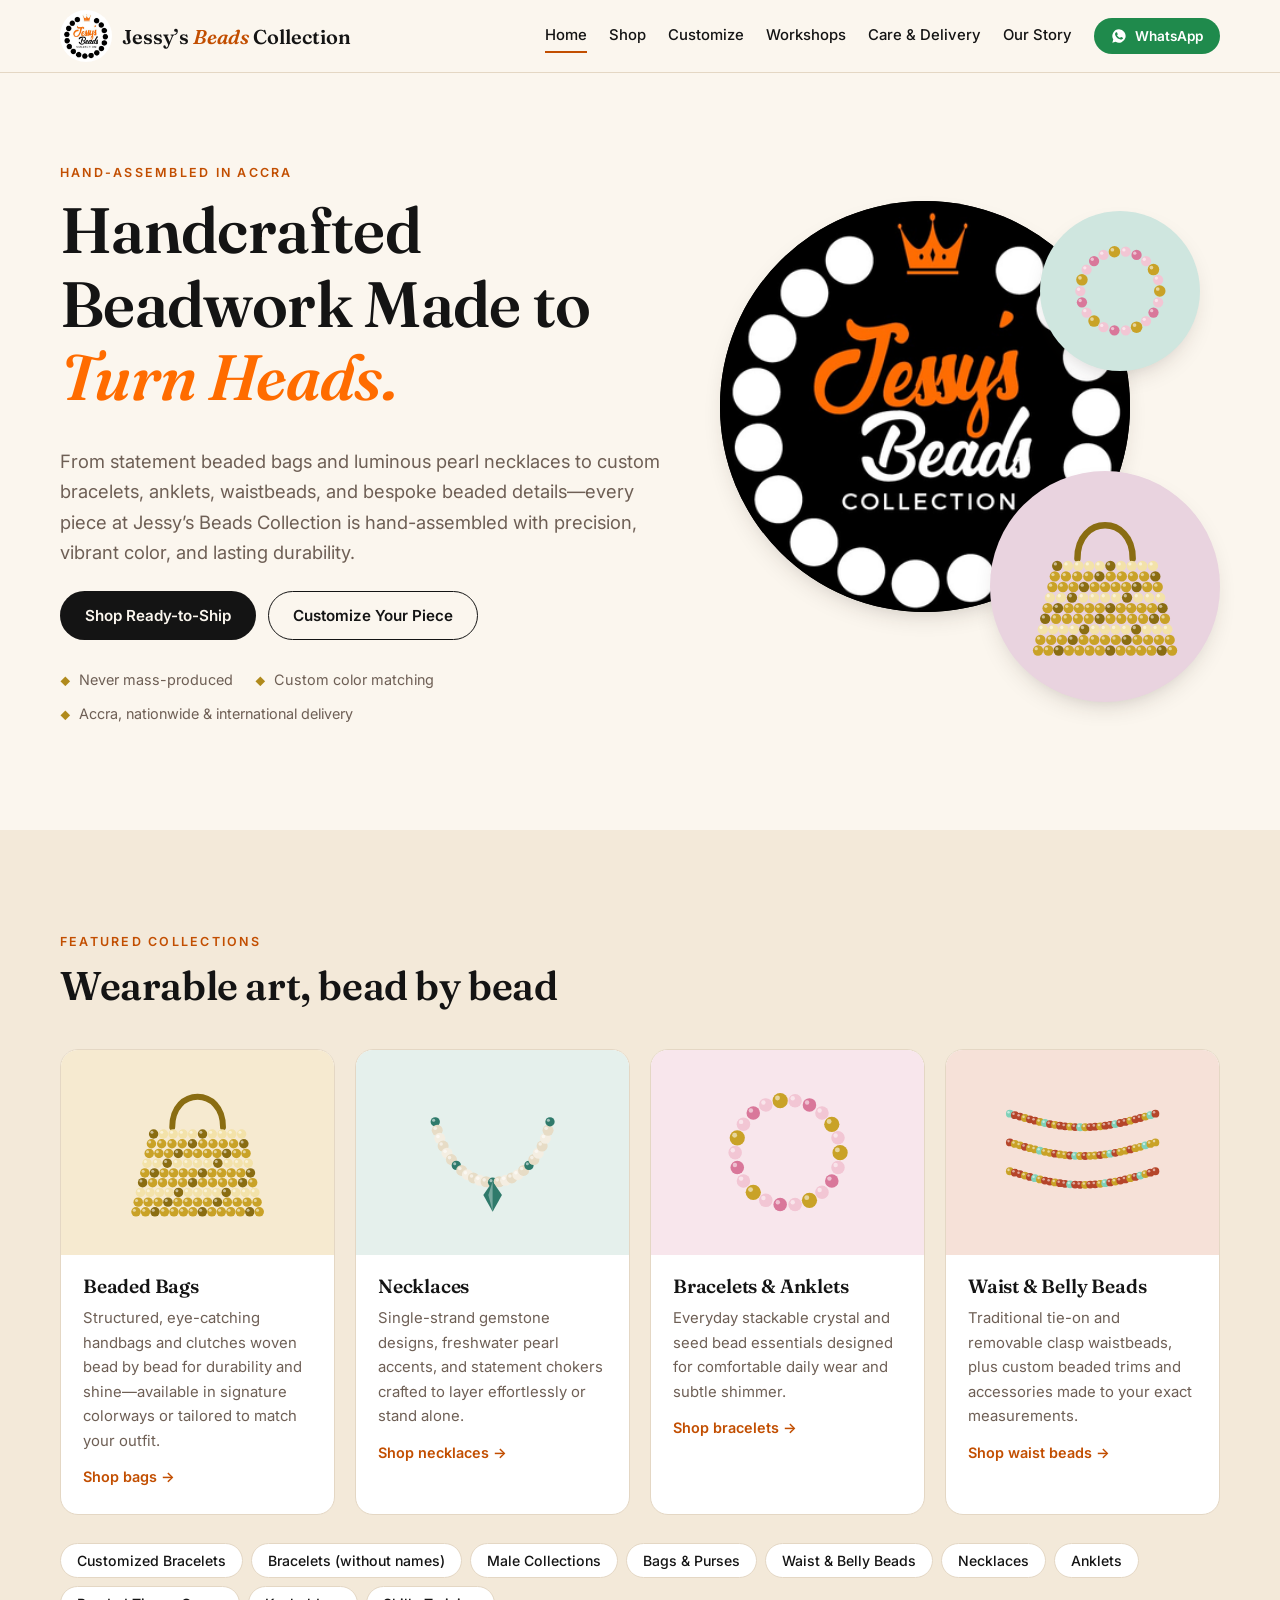
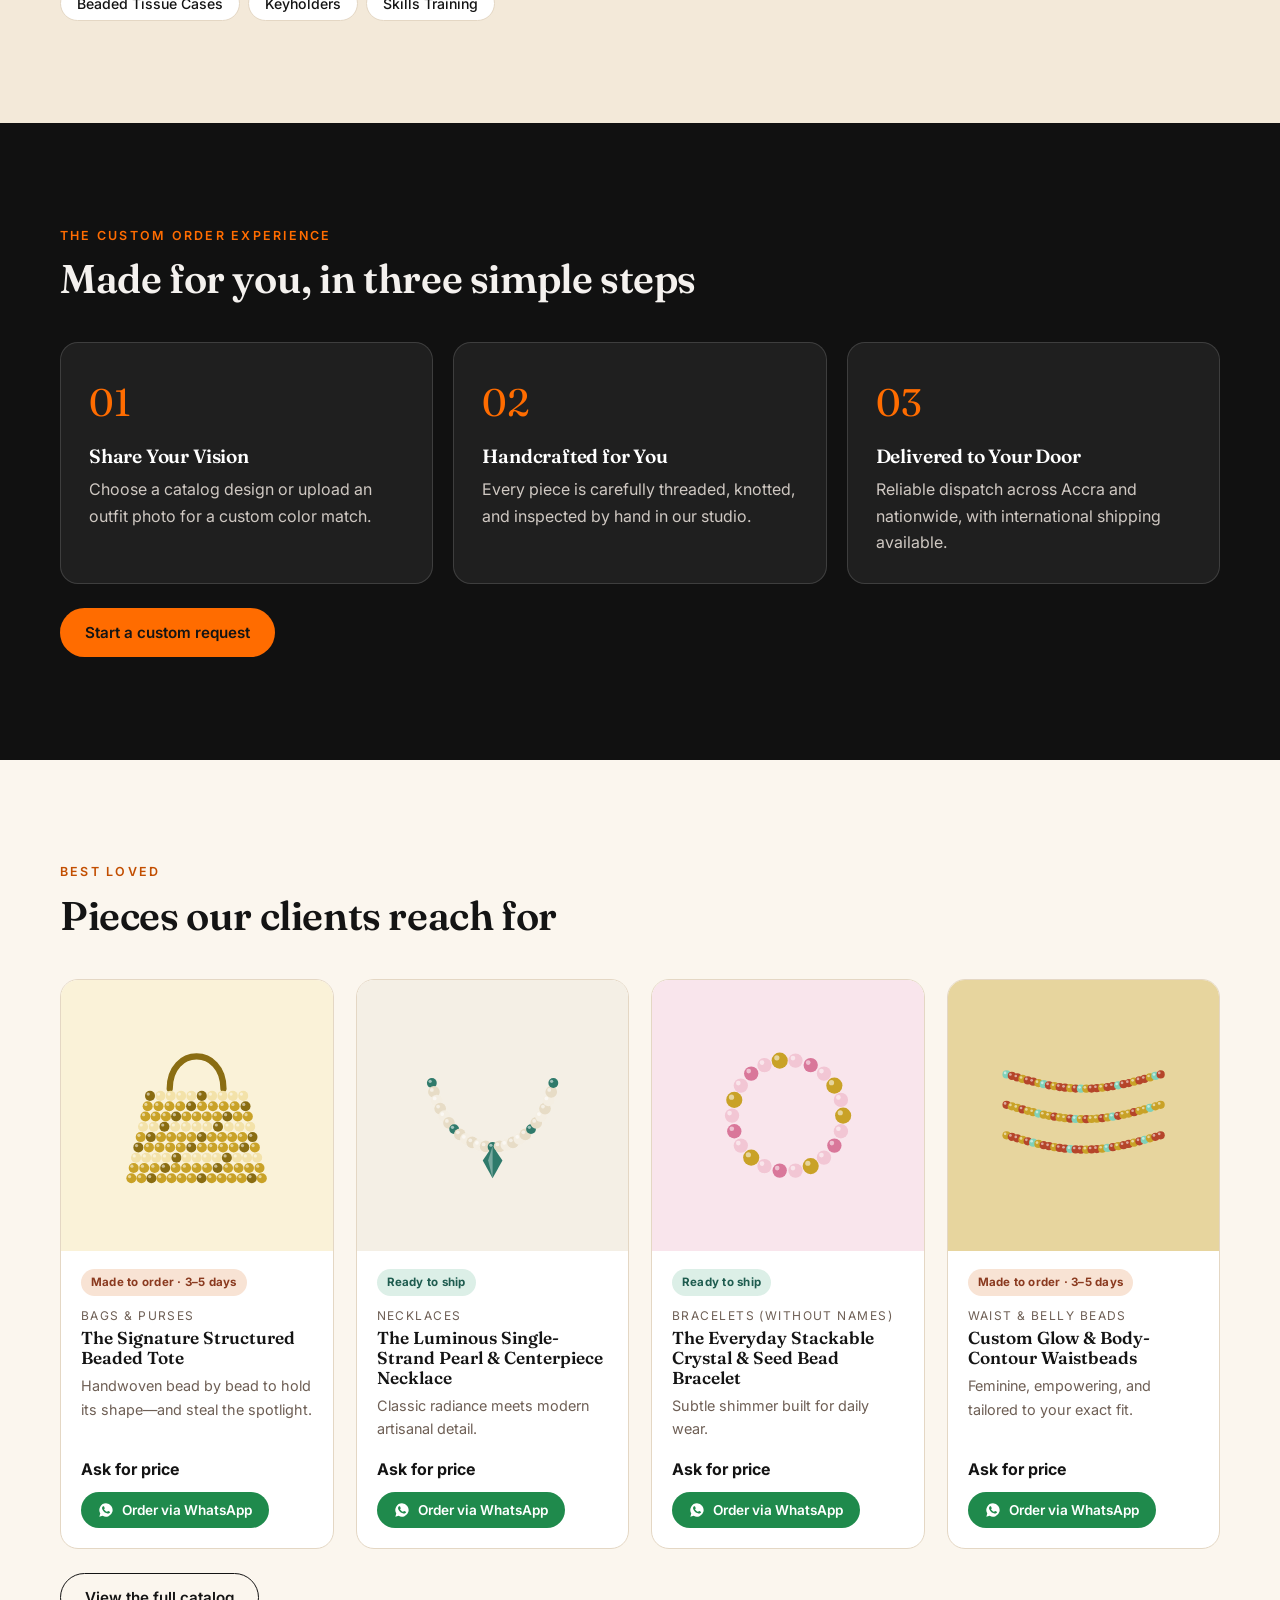
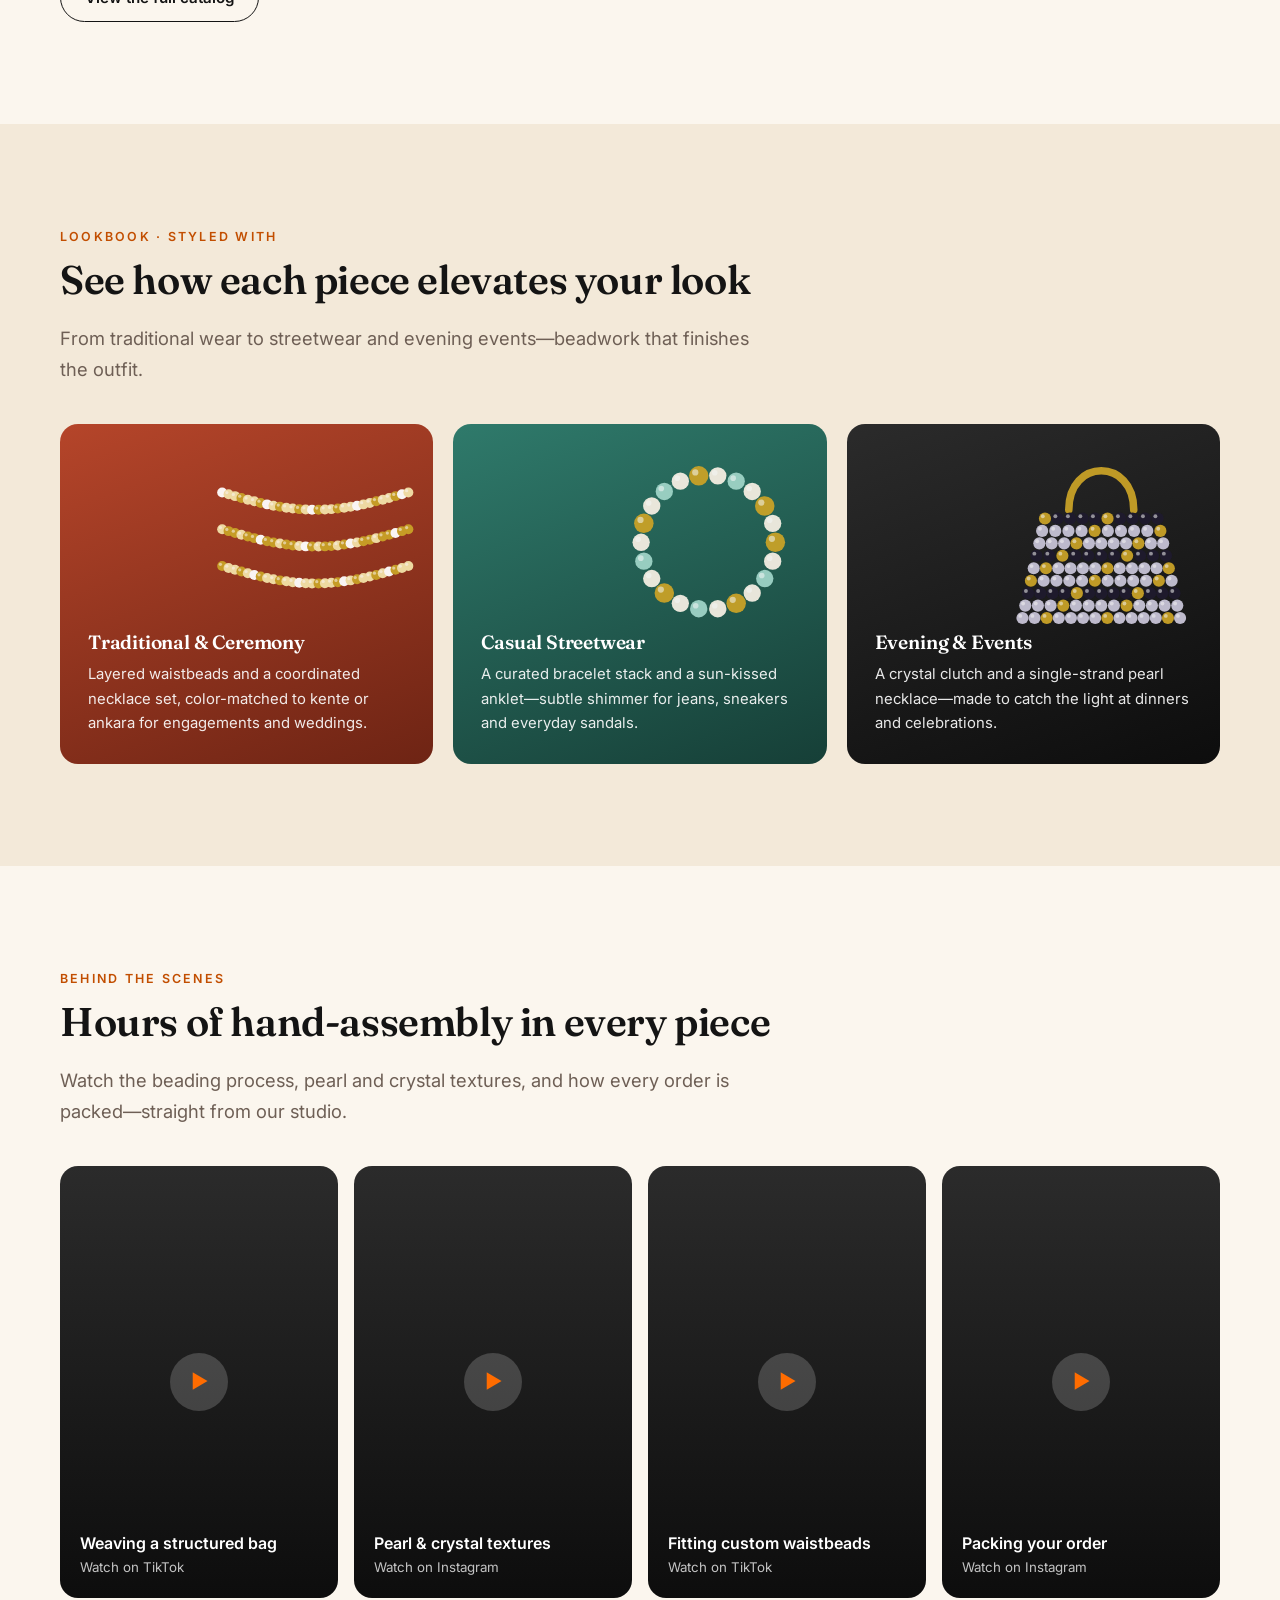
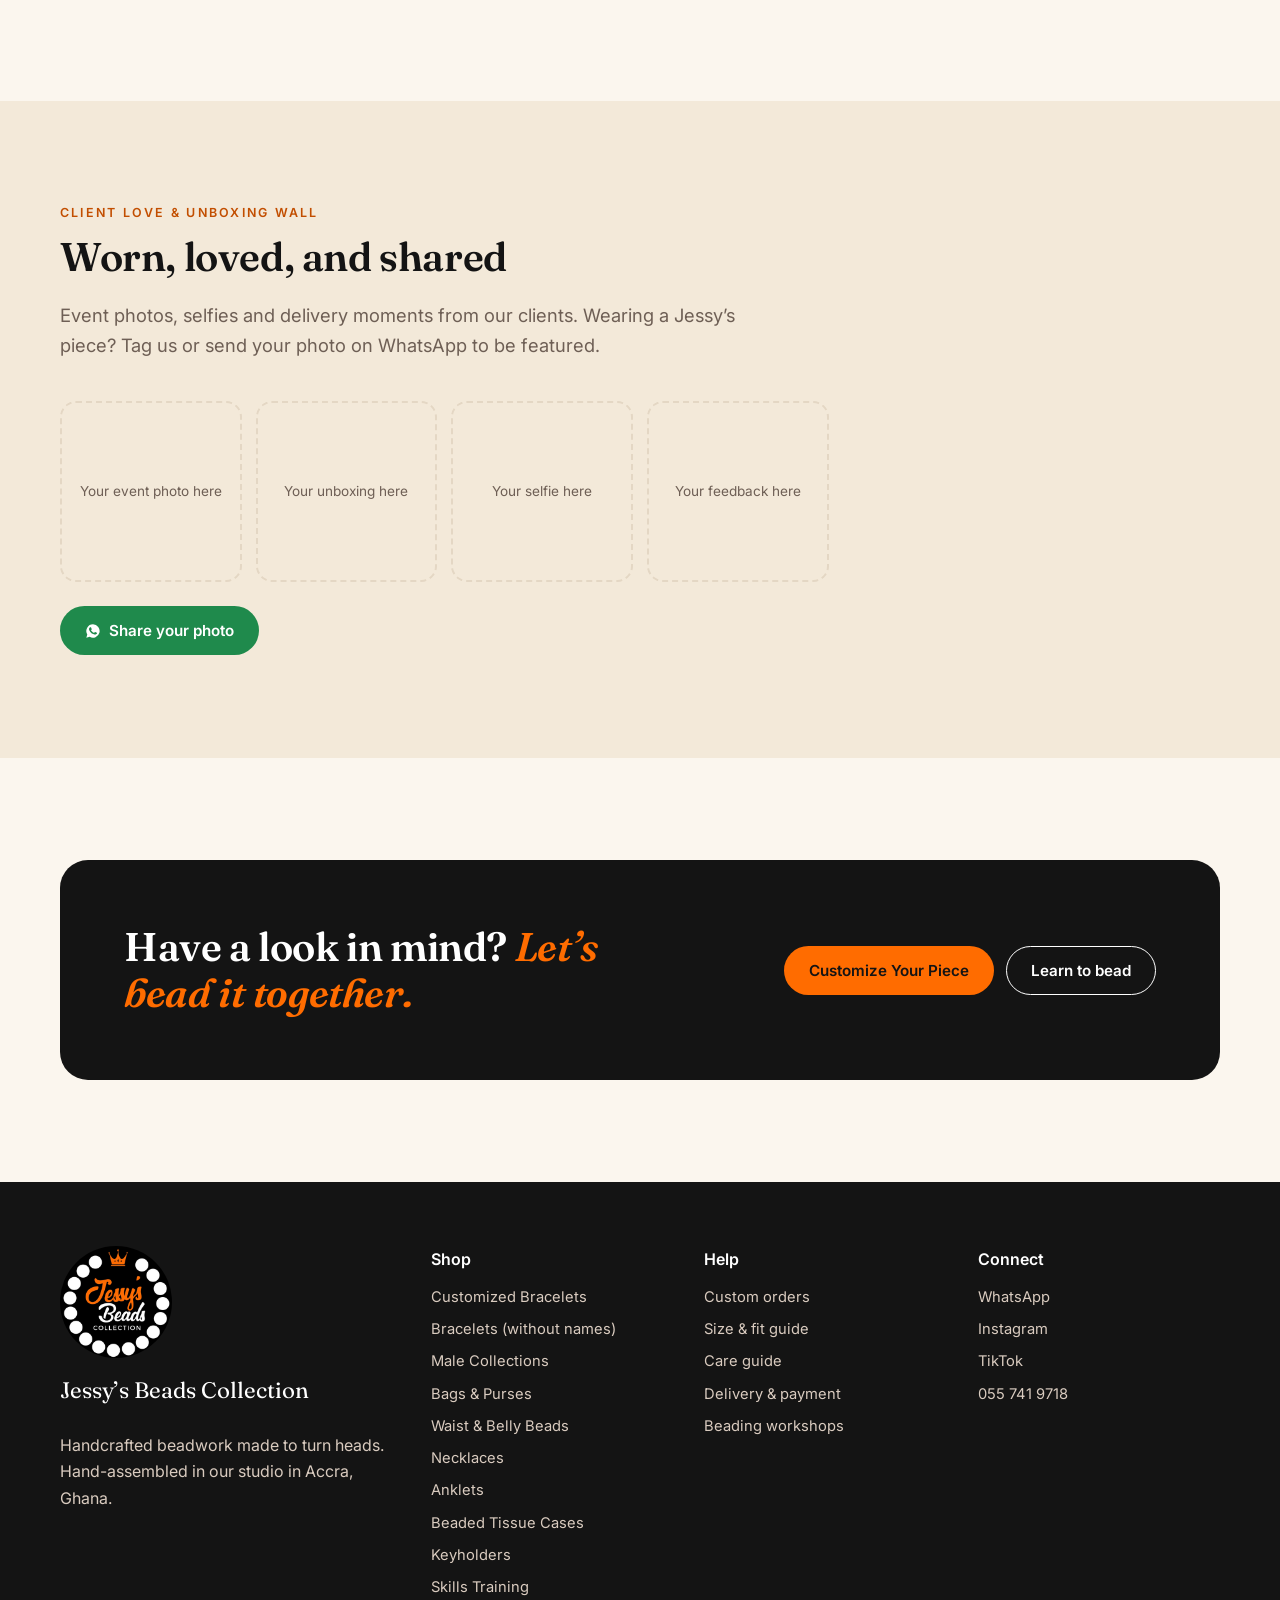
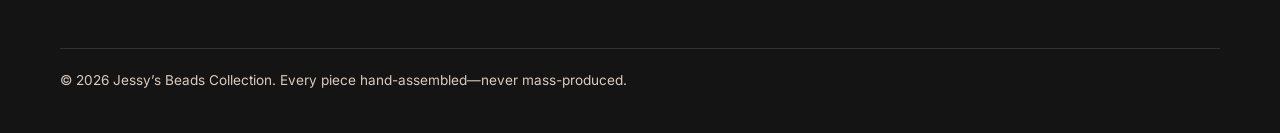
<file: index.html>
<!doctype html>
<html lang="en">
<head>
  <meta charset="utf-8">
  <meta name="viewport" content="width=device-width, initial-scale=1">
  <title>Jessy’s Beads Collection — Handcrafted Beadwork, Accra</title>
  <meta name="description" content="Handcrafted beaded bags, pearl necklaces, bracelets, anklets, waistbeads and bespoke beadwork—hand-assembled in Accra, Ghana. Ready-to-ship and custom orders via WhatsApp.">
  <link rel="preconnect" href="https://fonts.googleapis.com">
  <link rel="preconnect" href="https://fonts.gstatic.com" crossorigin>
  <link href="https://fonts.googleapis.com/css2?family=Fraunces:ital,opsz,wght@0,9..144,500;0,9..144,600;1,9..144,500&family=Inter:wght@400;500;600;700&display=swap" rel="stylesheet">
  <link rel="icon" type="image/png" href="images/favicon.png">
  <link rel="apple-touch-icon" href="images/apple-touch-icon.png">
  <meta name="theme-color" content="#000000">
  <meta property="og:site_name" content="Jessy’s Beads Collection">
  <meta property="og:image" content="https://jessys-beads-collection.onrender.com/images/logo-full.jpg">
  <link rel="stylesheet" href="css/styles.css">
  <script src="js/config.js"></script>
  <script src="js/products.js"></script>
  <script src="js/main.js" defer></script>
</head>
<body>
  <header id="site-header"></header>

  <main>
    <section class="hero">
      <div class="container hero-grid">
        <div>
          <p class="eyebrow">Hand-assembled in Accra</p>
          <h1>Handcrafted Beadwork Made to <em>Turn Heads.</em></h1>
          <p class="lede">From statement beaded bags and luminous pearl necklaces to custom bracelets, anklets, waistbeads, and bespoke beaded details—every piece at Jessy’s Beads Collection is hand-assembled with precision, vibrant color, and lasting durability.</p>
          <div class="btn-row">
            <a class="btn btn-primary" href="shop.html">Shop Ready-to-Ship</a>
            <a class="btn btn-ghost" href="custom.html">Customize Your Piece</a>
          </div>
          <ul class="trust-row">
            <li>Never mass-produced</li>
            <li>Custom color matching</li>
            <li>Accra, nationwide &amp; international delivery</li>
          </ul>
        </div>
        <div class="hero-art" aria-hidden="true">
          <div class="orb orb-1"><img src="images/logo-dark.png" alt=""></div>
          <div class="orb orb-2" data-art="bag" data-palette="#c9a227,#f3e2a9,#8a6d12"></div>
          <div class="orb orb-3" data-art="bracelet" data-palette="#d9779a,#f2c6d4,#c9a227"></div>
        </div>
      </div>
    </section>

    <section class="section section-alt">
      <div class="container">
        <div class="section-head">
          <p class="eyebrow">Featured collections</p>
          <h2>Wearable art, bead by bead</h2>
        </div>
        <div class="collection-grid">
          <a class="collection-card" href="shop.html#bags">
            <div class="art" style="--tint:#f6ead0" data-art="bag" data-palette="#c9a227,#f3e2a9,#8a6d12"></div>
            <div><h3>Beaded Bags</h3><p>Structured, eye-catching handbags and clutches woven bead by bead for durability and shine—available in signature colorways or tailored to match your outfit.</p><span class="more">Shop bags →</span></div>
          </a>
          <a class="collection-card" href="shop.html#necklaces">
            <div class="art" style="--tint:#e5f0ec" data-art="necklace" data-palette="#f4eee2,#e7dcc6,#2f7a6b"></div>
            <div><h3>Necklaces</h3><p>Single-strand gemstone designs, freshwater pearl accents, and statement chokers crafted to layer effortlessly or stand alone.</p><span class="more">Shop necklaces →</span></div>
          </a>
          <a class="collection-card" href="shop.html#bracelets">
            <div class="art" style="--tint:#f8e6ec" data-art="bracelet" data-palette="#d9779a,#f2c6d4,#c9a227"></div>
            <div><h3>Bracelets &amp; Anklets</h3><p>Everyday stackable crystal and seed bead essentials designed for comfortable daily wear and subtle shimmer.</p><span class="more">Shop bracelets →</span></div>
          </a>
          <a class="collection-card" href="shop.html#waistbeads">
            <div class="art" style="--tint:#f6e1d8" data-art="waistbeads" data-palette="#b5452a,#c9a227,#7fd1b9"></div>
            <div><h3>Waist &amp; Belly Beads</h3><p>Traditional tie-on and removable clasp waistbeads, plus custom beaded trims and accessories made to your exact measurements.</p><span class="more">Shop waist beads →</span></div>
          </a>
        </div>
        <div class="chips" id="all-collections" style="margin-top:28px"></div>
      </div>
    </section>

    <section class="section section-dark">
      <div class="container">
        <div class="section-head">
          <p class="eyebrow">The custom order experience</p>
          <h2>Made for you, in three simple steps</h2>
        </div>
        <ol class="steps">
          <li><h3>Share Your Vision</h3><p>Choose a catalog design or upload an outfit photo for a custom color match.</p></li>
          <li><h3>Handcrafted for You</h3><p>Every piece is carefully threaded, knotted, and inspected by hand in our studio.</p></li>
          <li><h3>Delivered to Your Door</h3><p>Reliable dispatch across Accra and nationwide, with international shipping available.</p></li>
        </ol>
        <div class="btn-row"><a class="btn btn-primary" style="background:var(--orange);color:#141414" href="custom.html">Start a custom request</a></div>
      </div>
    </section>

    <section class="section">
      <div class="container">
        <div class="section-head">
          <p class="eyebrow">Best loved</p>
          <h2>Pieces our clients reach for</h2>
        </div>
        <div class="product-grid" id="featured-products"></div>
        <div class="btn-row"><a class="btn btn-ghost" href="shop.html">View the full catalog</a></div>
      </div>
    </section>

    <section class="section section-alt">
      <div class="container">
        <div class="section-head">
          <p class="eyebrow">Lookbook · Styled with</p>
          <h2>See how each piece elevates your look</h2>
          <p class="lede">From traditional wear to streetwear and evening events—beadwork that finishes the outfit.</p>
        </div>
        <div class="lookbook">
          <article class="look look-1">
            <div class="art" data-art="waistbeads" data-palette="#f3e2a9,#c9a227,#fff"></div>
            <h3>Traditional &amp; Ceremony</h3>
            <p>Layered waistbeads and a coordinated necklace set, color-matched to kente or ankara for engagements and weddings.</p>
          </article>
          <article class="look look-2">
            <div class="art" data-art="bracelet" data-palette="#9fd3c7,#f4eee2,#c9a227"></div>
            <h3>Casual Streetwear</h3>
            <p>A curated bracelet stack and a sun-kissed anklet—subtle shimmer for jeans, sneakers and everyday sandals.</p>
          </article>
          <article class="look look-3">
            <div class="art" data-art="bag" data-palette="#c7c3d6,#1f1b2e,#c9a227"></div>
            <h3>Evening &amp; Events</h3>
            <p>A crystal clutch and a single-strand pearl necklace—made to catch the light at dinners and celebrations.</p>
          </article>
        </div>
      </div>
    </section>

    <section class="section">
      <div class="container">
        <div class="section-head">
          <p class="eyebrow">Behind the scenes</p>
          <h2>Hours of hand-assembly in every piece</h2>
          <p class="lede">Watch the beading process, pearl and crystal textures, and how every order is packed—straight from our studio.</p>
        </div>
        <div class="reels" id="craft-reels">
          <a class="reel" href="#" data-social="tiktok" target="_blank" rel="noopener"><span class="reel-play" aria-hidden="true">▶</span><span class="reel-title">Weaving a structured bag</span><small>Watch on TikTok</small></a>
          <a class="reel" href="#" data-social="instagram" target="_blank" rel="noopener"><span class="reel-play" aria-hidden="true">▶</span><span class="reel-title">Pearl &amp; crystal textures</span><small>Watch on Instagram</small></a>
          <a class="reel" href="#" data-social="tiktok" target="_blank" rel="noopener"><span class="reel-play" aria-hidden="true">▶</span><span class="reel-title">Fitting custom waistbeads</span><small>Watch on TikTok</small></a>
          <a class="reel" href="#" data-social="instagram" target="_blank" rel="noopener"><span class="reel-play" aria-hidden="true">▶</span><span class="reel-title">Packing your order</span><small>Watch on Instagram</small></a>
        </div>
      </div>
    </section>

    <section class="section section-alt">
      <div class="container">
        <div class="section-head">
          <p class="eyebrow">Client love &amp; unboxing wall</p>
          <h2>Worn, loved, and shared</h2>
          <p class="lede">Event photos, selfies and delivery moments from our clients. Wearing a Jessy’s piece? Tag us or send your photo on WhatsApp to be featured.</p>
        </div>
        <div class="wall">
          <div class="wall-slot">Your event photo here</div>
          <div class="wall-slot">Your unboxing here</div>
          <div class="wall-slot">Your selfie here</div>
          <div class="wall-slot">Your feedback here</div>
        </div>
        <div class="btn-row"><a class="btn btn-wa" data-wa="Hi! Here’s a photo of my Jessy’s Beads piece for the Client Love wall.">Share your photo</a></div>
      </div>
    </section>

    <section class="section">
      <div class="container">
        <div class="cta-band">
          <h2>Have a look in mind? <em>Let’s bead it together.</em></h2>
          <div class="btn-row" style="margin:0">
            <a class="btn btn-primary" href="custom.html">Customize Your Piece</a>
            <a class="btn btn-ghost" style="color:#fff" href="workshops.html">Learn to bead</a>
          </div>
        </div>
      </div>
    </section>
  </main>

  <dialog id="product-dialog" aria-label="Product details">
    <button class="dialog-close" aria-label="Close">×</button>
    <div class="dialog-content"></div>
  </dialog>

  <footer id="site-footer"></footer>
</body>
</html>
</file>
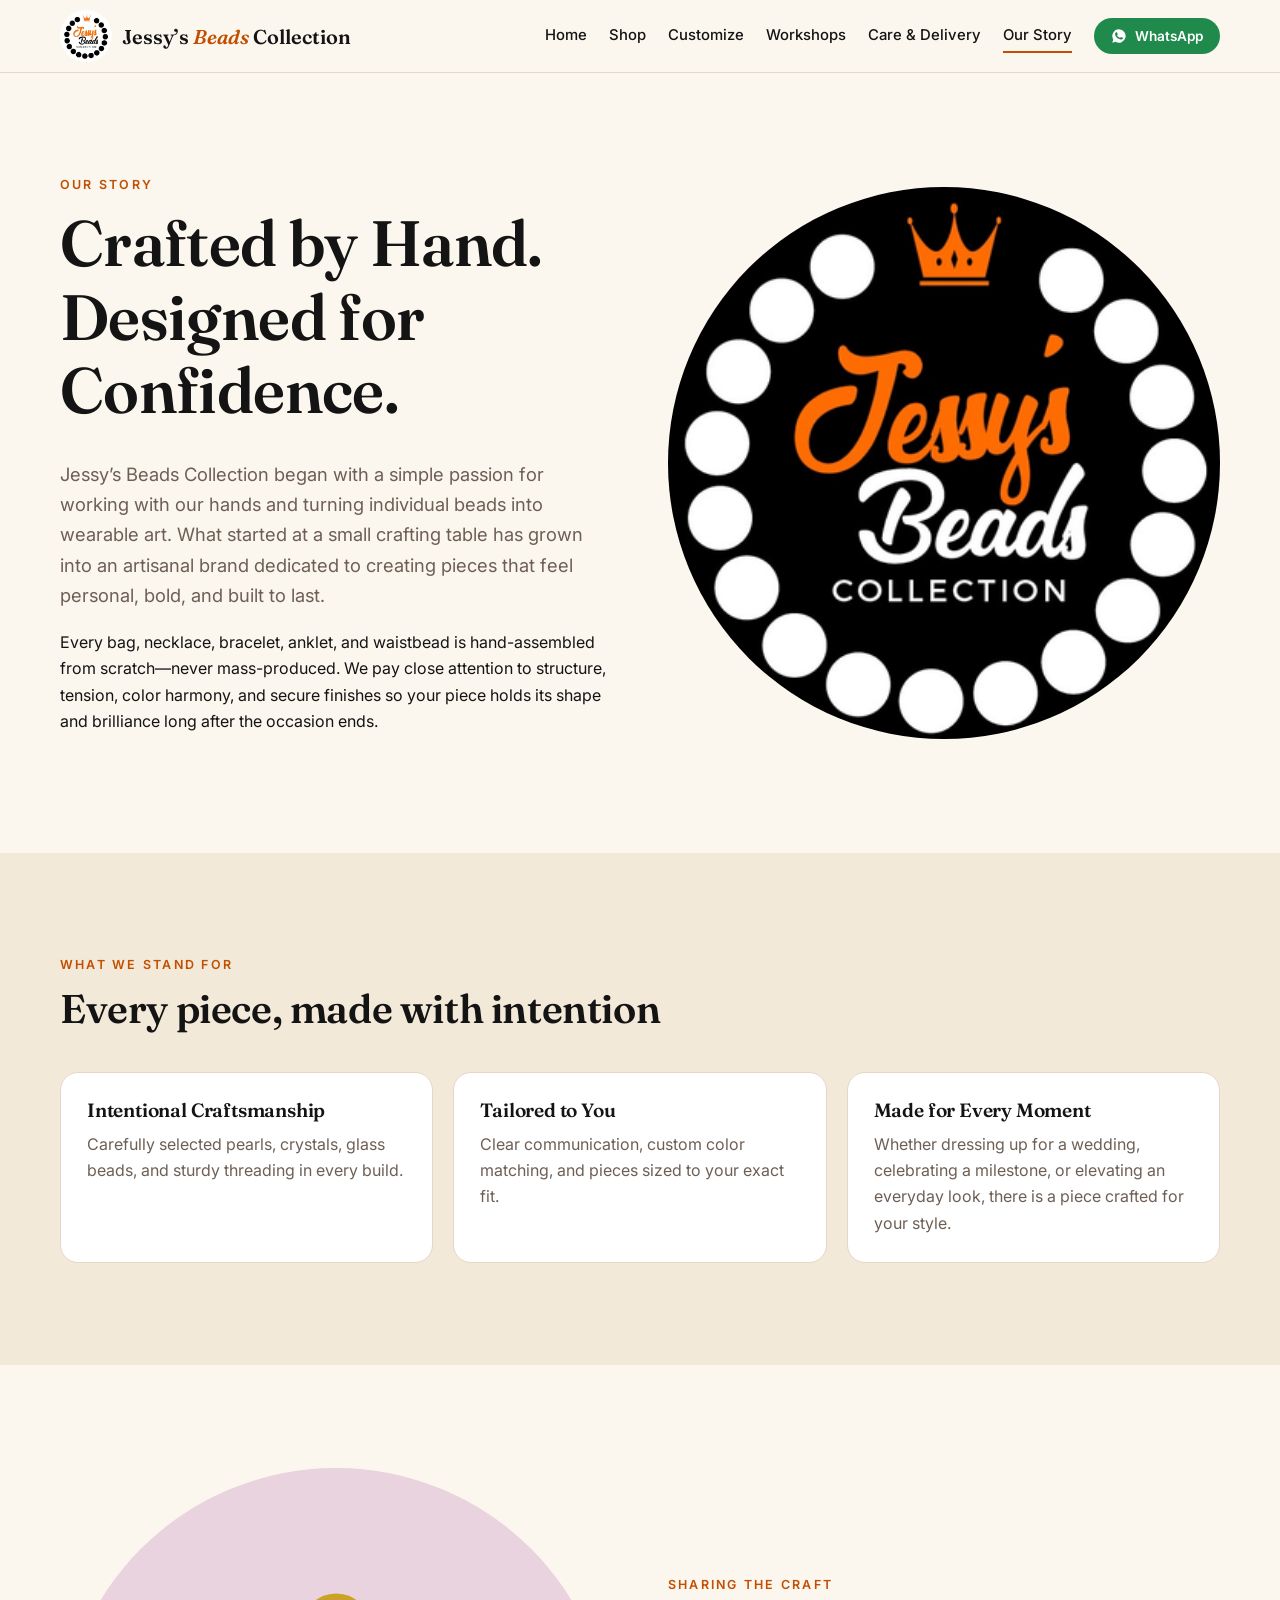
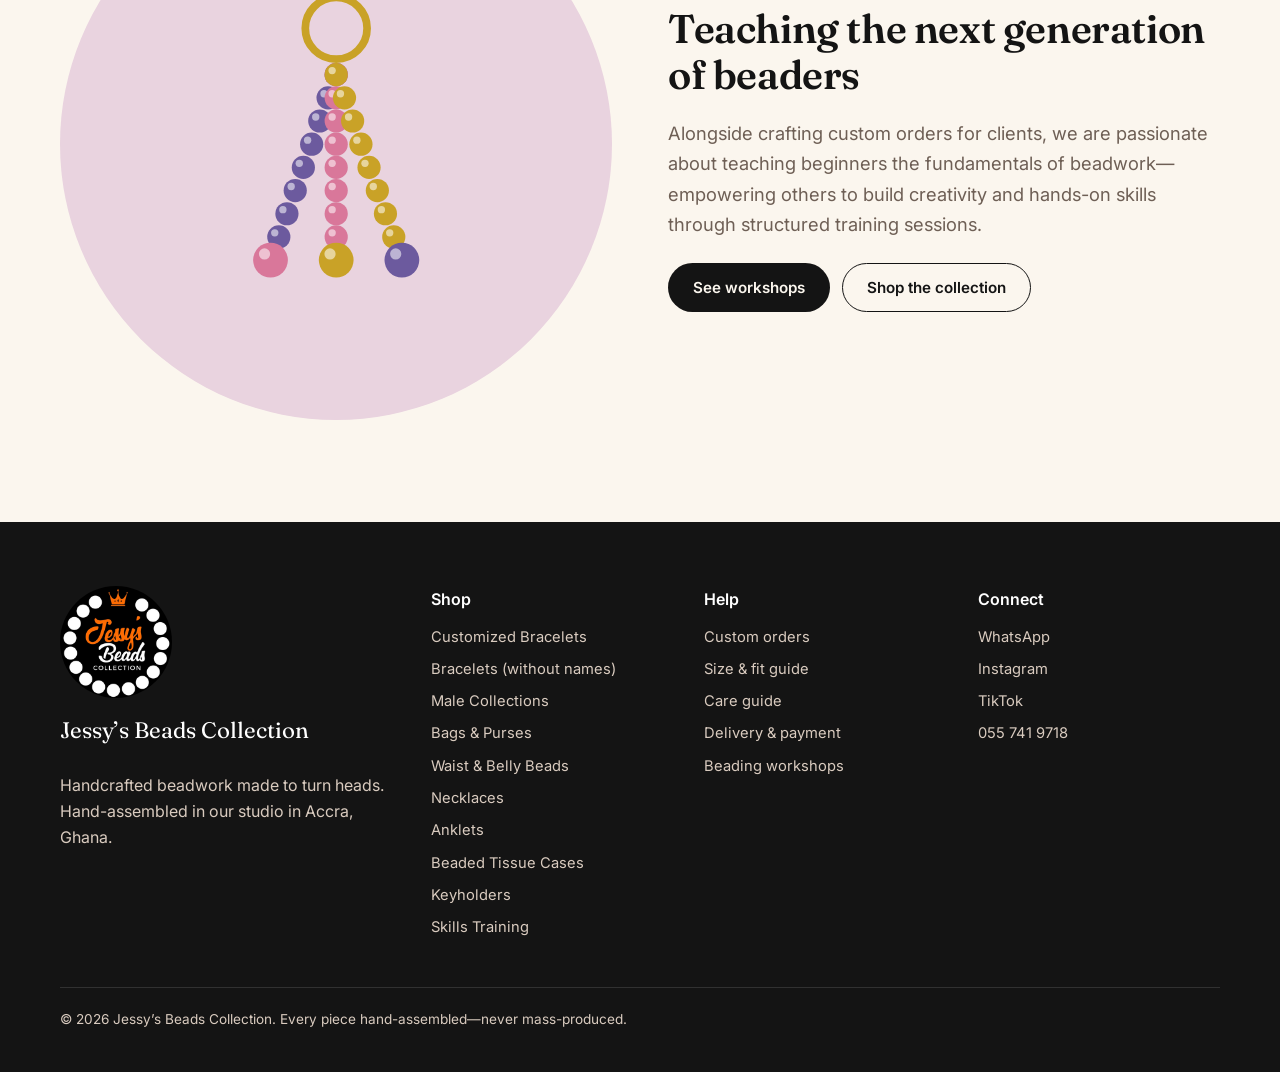
<file: about.html>
<!doctype html>
<html lang="en">
<head>
  <meta charset="utf-8">
  <meta name="viewport" content="width=device-width, initial-scale=1">
  <title>Our Story — Jessy’s Beads Collection</title>
  <meta name="description" content="Crafted by hand. Designed for confidence. The story behind Jessy’s Beads Collection.">
  <link rel="preconnect" href="https://fonts.googleapis.com">
  <link rel="preconnect" href="https://fonts.gstatic.com" crossorigin>
  <link href="https://fonts.googleapis.com/css2?family=Fraunces:ital,opsz,wght@0,9..144,500;0,9..144,600;1,9..144,500&family=Inter:wght@400;500;600;700&display=swap" rel="stylesheet">
  <link rel="icon" type="image/png" href="images/favicon.png">
  <link rel="apple-touch-icon" href="images/apple-touch-icon.png">
  <meta name="theme-color" content="#000000">
  <meta property="og:site_name" content="Jessy’s Beads Collection">
  <meta property="og:image" content="https://jessys-beads-collection.onrender.com/images/logo-full.jpg">
  <link rel="stylesheet" href="css/styles.css">
  <script src="js/config.js"></script>
  <script src="js/products.js"></script>
  <script src="js/main.js" defer></script>
</head>
<body>
  <header id="site-header"></header>

  <main>
    <section class="section">
      <div class="container split">
        <div>
          <p class="eyebrow">Our story</p>
          <h1>Crafted by Hand. Designed for Confidence.</h1>
          <p class="lede">Jessy’s Beads Collection began with a simple passion for working with our hands and turning individual beads into wearable art. What started at a small crafting table has grown into an artisanal brand dedicated to creating pieces that feel personal, bold, and built to last.</p>
          <p>Every bag, necklace, bracelet, anklet, and waistbead is hand-assembled from scratch—never mass-produced. We pay close attention to structure, tension, color harmony, and secure finishes so your piece holds its shape and brilliance long after the occasion ends.</p>
        </div>
        <div class="split-art" style="background:#000;overflow:hidden"><img src="images/logo-dark.png" alt="Jessy’s Beads Collection logo" style="width:100%;height:100%;object-fit:cover"></div>
      </div>
    </section>

    <section class="section section-alt">
      <div class="container">
        <div class="section-head">
          <p class="eyebrow">What we stand for</p>
          <h2>Every piece, made with intention</h2>
        </div>
        <div class="pillars">
          <div class="pillar"><h3>Intentional Craftsmanship</h3><p>Carefully selected pearls, crystals, glass beads, and sturdy threading in every build.</p></div>
          <div class="pillar"><h3>Tailored to You</h3><p>Clear communication, custom color matching, and pieces sized to your exact fit.</p></div>
          <div class="pillar"><h3>Made for Every Moment</h3><p>Whether dressing up for a wedding, celebrating a milestone, or elevating an everyday look, there is a piece crafted for your style.</p></div>
        </div>
      </div>
    </section>

    <section class="section">
      <div class="container split">
        <div class="split-art" style="background:#e9d3df" data-art="custom" data-palette="#6c5a9e,#d9779a,#c9a227" aria-hidden="true"></div>
        <div>
          <p class="eyebrow">Sharing the craft</p>
          <h2>Teaching the next generation of beaders</h2>
          <p class="lede">Alongside crafting custom orders for clients, we are passionate about teaching beginners the fundamentals of beadwork—empowering others to build creativity and hands-on skills through structured training sessions.</p>
          <div class="btn-row"><a class="btn btn-primary" href="workshops.html">See workshops</a><a class="btn btn-ghost" href="shop.html">Shop the collection</a></div>
        </div>
      </div>
    </section>
  </main>

  <footer id="site-footer"></footer>
</body>
</html>
</file>
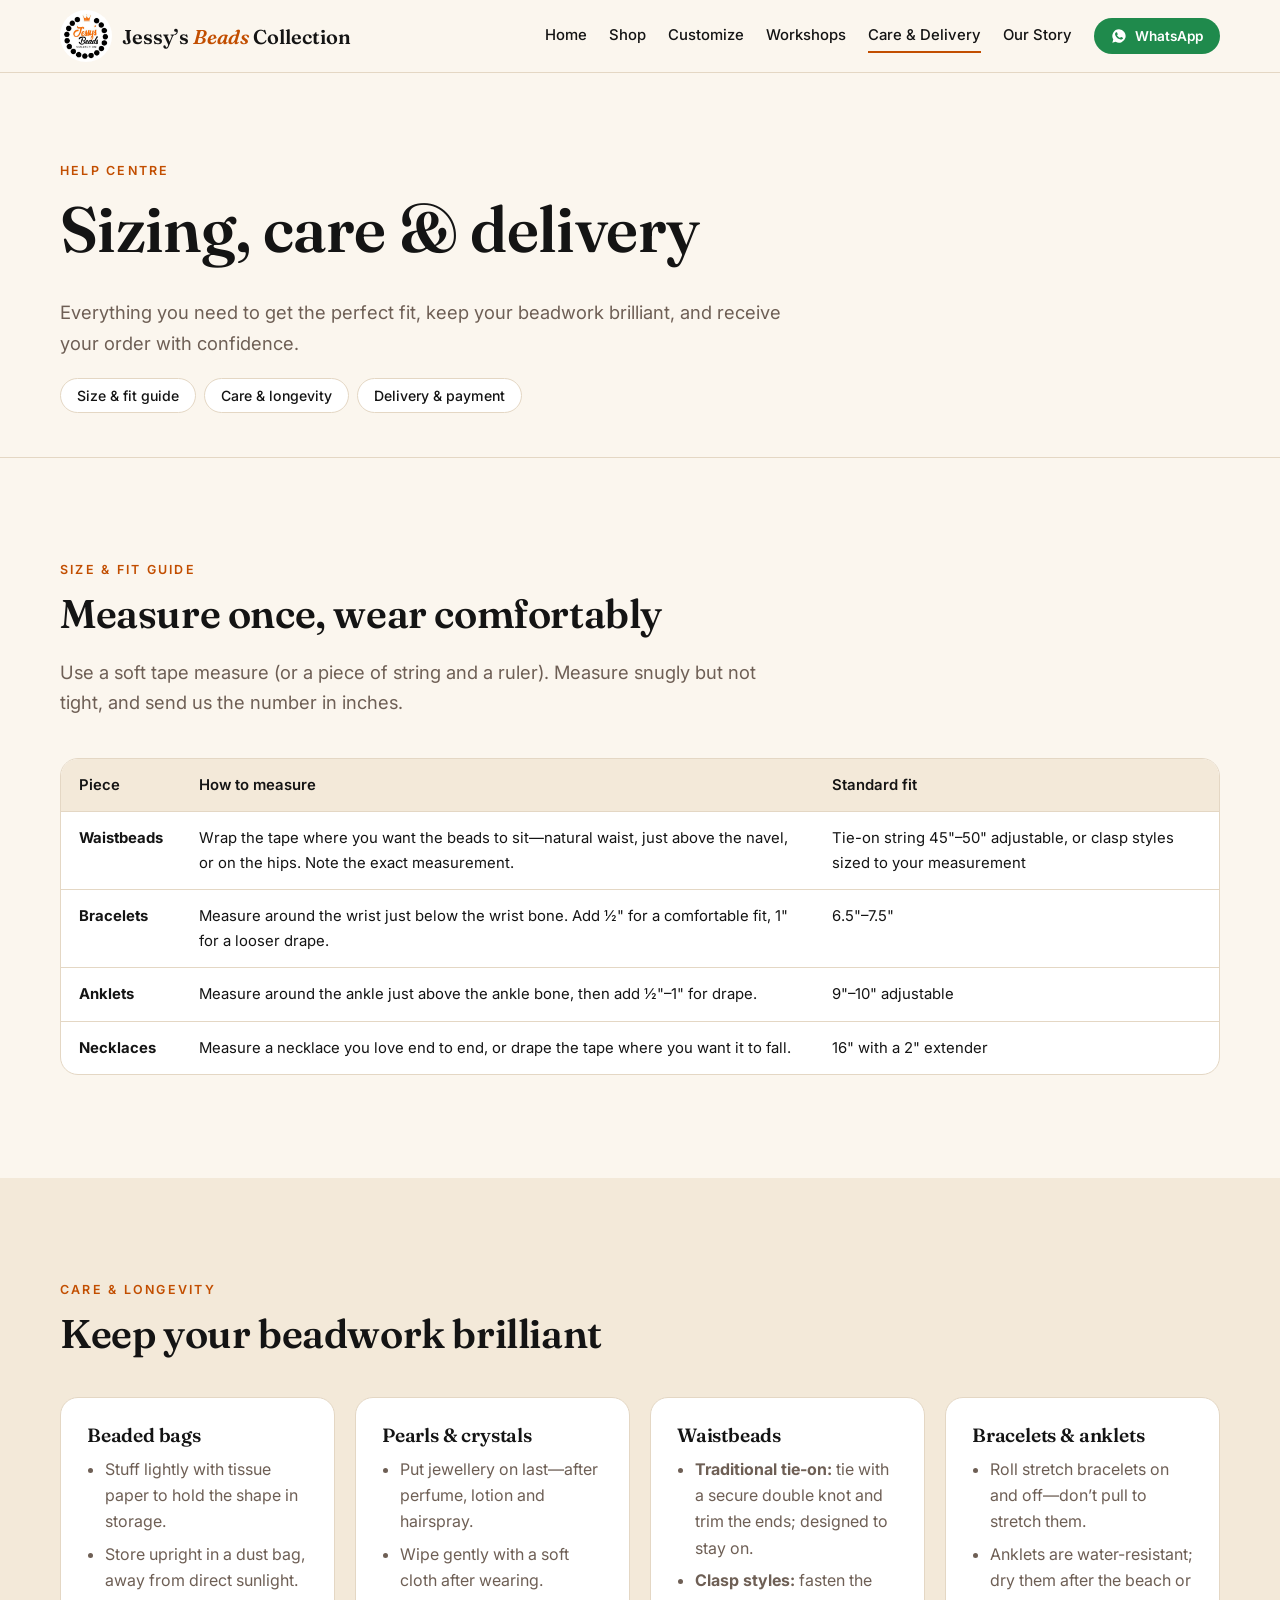
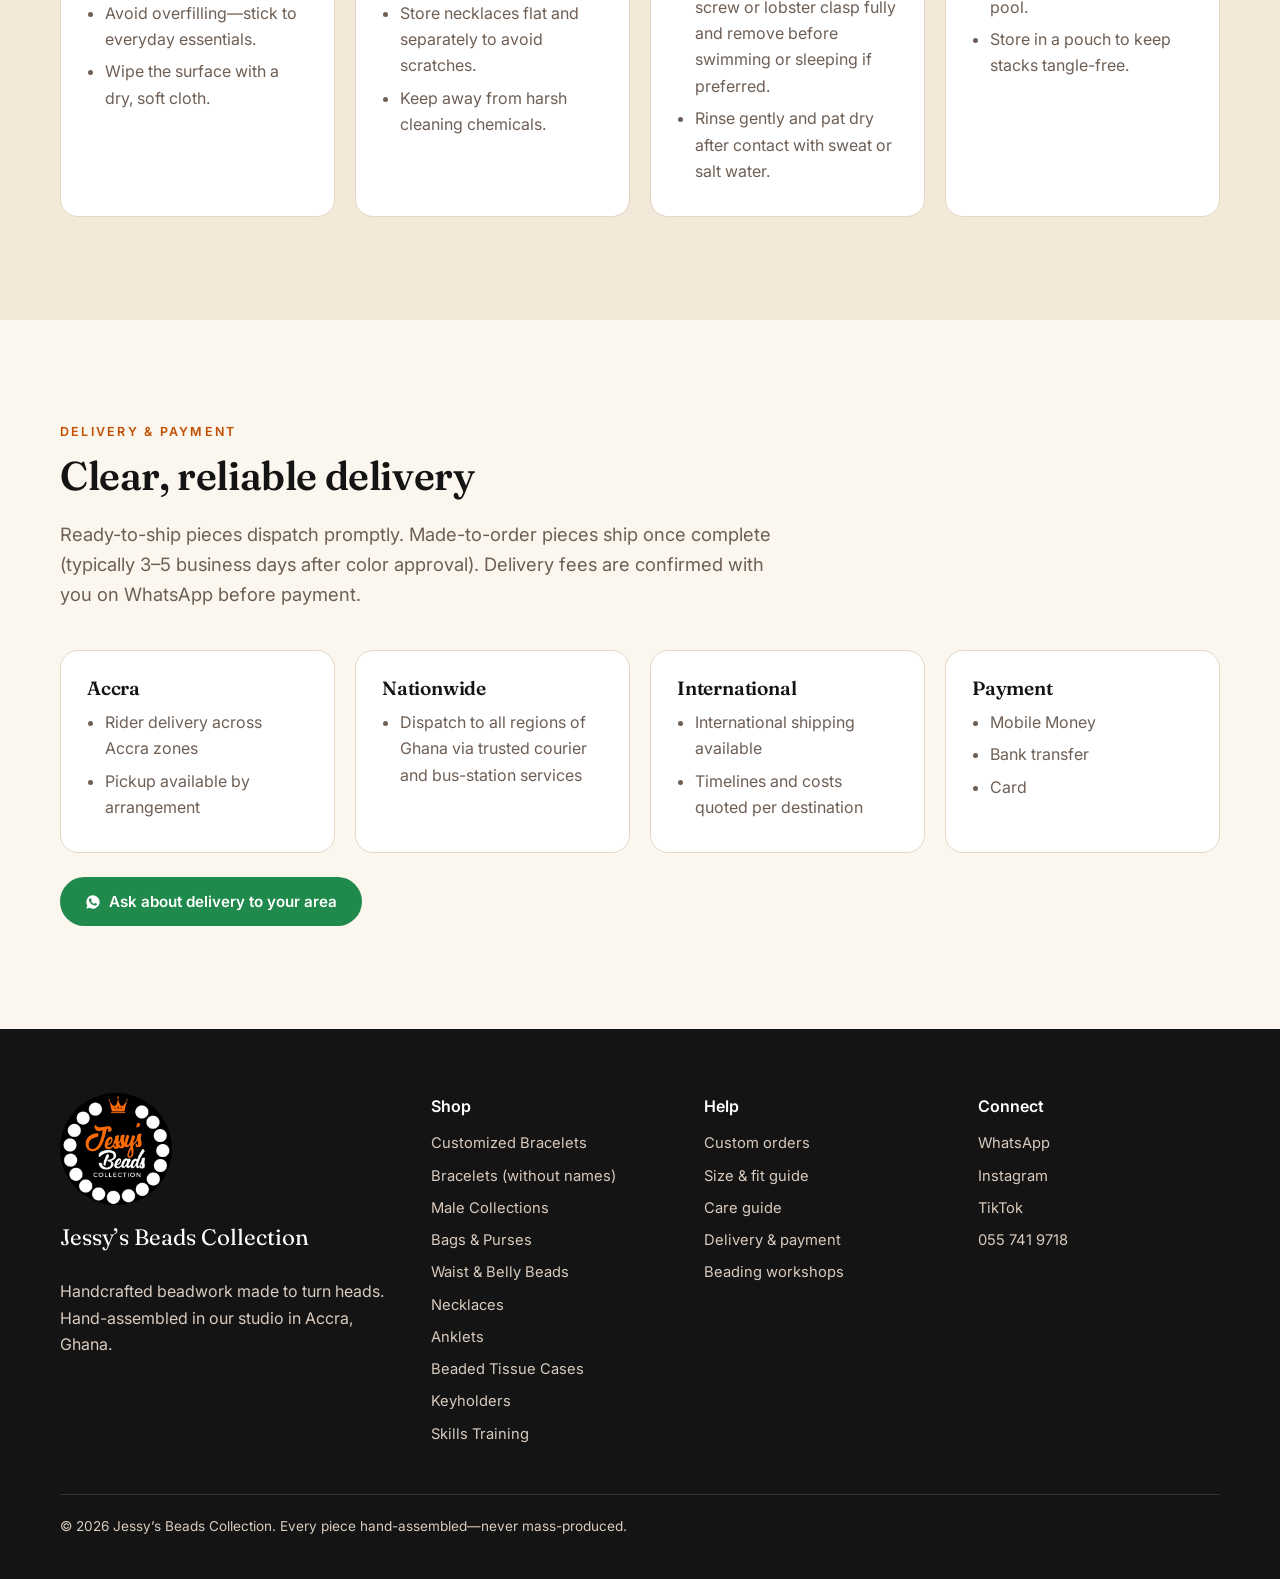
<file: care.html>
<!doctype html>
<html lang="en">
<head>
  <meta charset="utf-8">
  <meta name="viewport" content="width=device-width, initial-scale=1">
  <title>Care, Sizing &amp; Delivery — Jessy’s Beads Collection</title>
  <meta name="description" content="How to measure for waistbeads, bracelets and anklets, how to care for beaded bags, pearls and crystals, and delivery and payment options.">
  <link rel="preconnect" href="https://fonts.googleapis.com">
  <link rel="preconnect" href="https://fonts.gstatic.com" crossorigin>
  <link href="https://fonts.googleapis.com/css2?family=Fraunces:ital,opsz,wght@0,9..144,500;0,9..144,600;1,9..144,500&family=Inter:wght@400;500;600;700&display=swap" rel="stylesheet">
  <link rel="icon" type="image/png" href="images/favicon.png">
  <link rel="apple-touch-icon" href="images/apple-touch-icon.png">
  <meta name="theme-color" content="#000000">
  <meta property="og:site_name" content="Jessy’s Beads Collection">
  <meta property="og:image" content="https://jessys-beads-collection.onrender.com/images/logo-full.jpg">
  <link rel="stylesheet" href="css/styles.css">
  <script src="js/config.js"></script>
  <script src="js/products.js"></script>
  <script src="js/main.js" defer></script>
</head>
<body>
  <header id="site-header"></header>

  <main>
    <section class="page-head">
      <div class="container">
        <p class="eyebrow">Help centre</p>
        <h1>Sizing, care &amp; delivery</h1>
        <p class="lede">Everything you need to get the perfect fit, keep your beadwork brilliant, and receive your order with confidence.</p>
        <nav class="subnav" aria-label="On this page">
          <a class="chip" href="#sizing">Size &amp; fit guide</a>
          <a class="chip" href="#care">Care &amp; longevity</a>
          <a class="chip" href="#delivery">Delivery &amp; payment</a>
        </nav>
      </div>
    </section>

    <section class="section" id="sizing">
      <div class="container">
        <div class="section-head">
          <p class="eyebrow">Size &amp; fit guide</p>
          <h2>Measure once, wear comfortably</h2>
          <p class="lede">Use a soft tape measure (or a piece of string and a ruler). Measure snugly but not tight, and send us the number in inches.</p>
        </div>
        <div class="table-wrap">
          <table>
            <thead><tr><th>Piece</th><th>How to measure</th><th>Standard fit</th></tr></thead>
            <tbody>
              <tr><td><strong>Waistbeads</strong></td><td>Wrap the tape where you want the beads to sit—natural waist, just above the navel, or on the hips. Note the exact measurement.</td><td>Tie-on string 45"–50" adjustable, or clasp styles sized to your measurement</td></tr>
              <tr><td><strong>Bracelets</strong></td><td>Measure around the wrist just below the wrist bone. Add ½" for a comfortable fit, 1" for a looser drape.</td><td>6.5"–7.5"</td></tr>
              <tr><td><strong>Anklets</strong></td><td>Measure around the ankle just above the ankle bone, then add ½"–1" for drape.</td><td>9"–10" adjustable</td></tr>
              <tr><td><strong>Necklaces</strong></td><td>Measure a necklace you love end to end, or drape the tape where you want it to fall.</td><td>16" with a 2" extender</td></tr>
            </tbody>
          </table>
        </div>
      </div>
    </section>

    <section class="section section-alt" id="care">
      <div class="container">
        <div class="section-head">
          <p class="eyebrow">Care &amp; longevity</p>
          <h2>Keep your beadwork brilliant</h2>
        </div>
        <div class="info-grid">
          <div class="info-card">
            <h3>Beaded bags</h3>
            <ul>
              <li>Stuff lightly with tissue paper to hold the shape in storage.</li>
              <li>Store upright in a dust bag, away from direct sunlight.</li>
              <li>Avoid overfilling—stick to everyday essentials.</li>
              <li>Wipe the surface with a dry, soft cloth.</li>
            </ul>
          </div>
          <div class="info-card">
            <h3>Pearls &amp; crystals</h3>
            <ul>
              <li>Put jewellery on last—after perfume, lotion and hairspray.</li>
              <li>Wipe gently with a soft cloth after wearing.</li>
              <li>Store necklaces flat and separately to avoid scratches.</li>
              <li>Keep away from harsh cleaning chemicals.</li>
            </ul>
          </div>
          <div class="info-card">
            <h3>Waistbeads</h3>
            <ul>
              <li><strong>Traditional tie-on:</strong> tie with a secure double knot and trim the ends; designed to stay on.</li>
              <li><strong>Clasp styles:</strong> fasten the screw or lobster clasp fully and remove before swimming or sleeping if preferred.</li>
              <li>Rinse gently and pat dry after contact with sweat or salt water.</li>
            </ul>
          </div>
          <div class="info-card">
            <h3>Bracelets &amp; anklets</h3>
            <ul>
              <li>Roll stretch bracelets on and off—don’t pull to stretch them.</li>
              <li>Anklets are water-resistant; dry them after the beach or pool.</li>
              <li>Store in a pouch to keep stacks tangle-free.</li>
            </ul>
          </div>
        </div>
      </div>
    </section>

    <section class="section" id="delivery">
      <div class="container">
        <div class="section-head">
          <p class="eyebrow">Delivery &amp; payment</p>
          <h2>Clear, reliable delivery</h2>
          <p class="lede">Ready-to-ship pieces dispatch promptly. Made-to-order pieces ship once complete (typically 3–5 business days after color approval). Delivery fees are confirmed with you on WhatsApp before payment.</p>
        </div>
        <div class="info-grid">
          <div class="info-card"><h3>Accra</h3><ul><li>Rider delivery across Accra zones</li><li>Pickup available by arrangement</li></ul></div>
          <div class="info-card"><h3>Nationwide</h3><ul><li>Dispatch to all regions of Ghana via trusted courier and bus-station services</li></ul></div>
          <div class="info-card"><h3>International</h3><ul><li>International shipping available</li><li>Timelines and costs quoted per destination</li></ul></div>
          <div class="info-card"><h3>Payment</h3><ul><li>Mobile Money</li><li>Bank transfer</li><li>Card</li></ul></div>
        </div>
        <div class="btn-row"><a class="btn btn-wa" data-wa="Hello! I have a question about delivery to my location.">Ask about delivery to your area</a></div>
      </div>
    </section>
  </main>

  <footer id="site-footer"></footer>
</body>
</html>
</file>
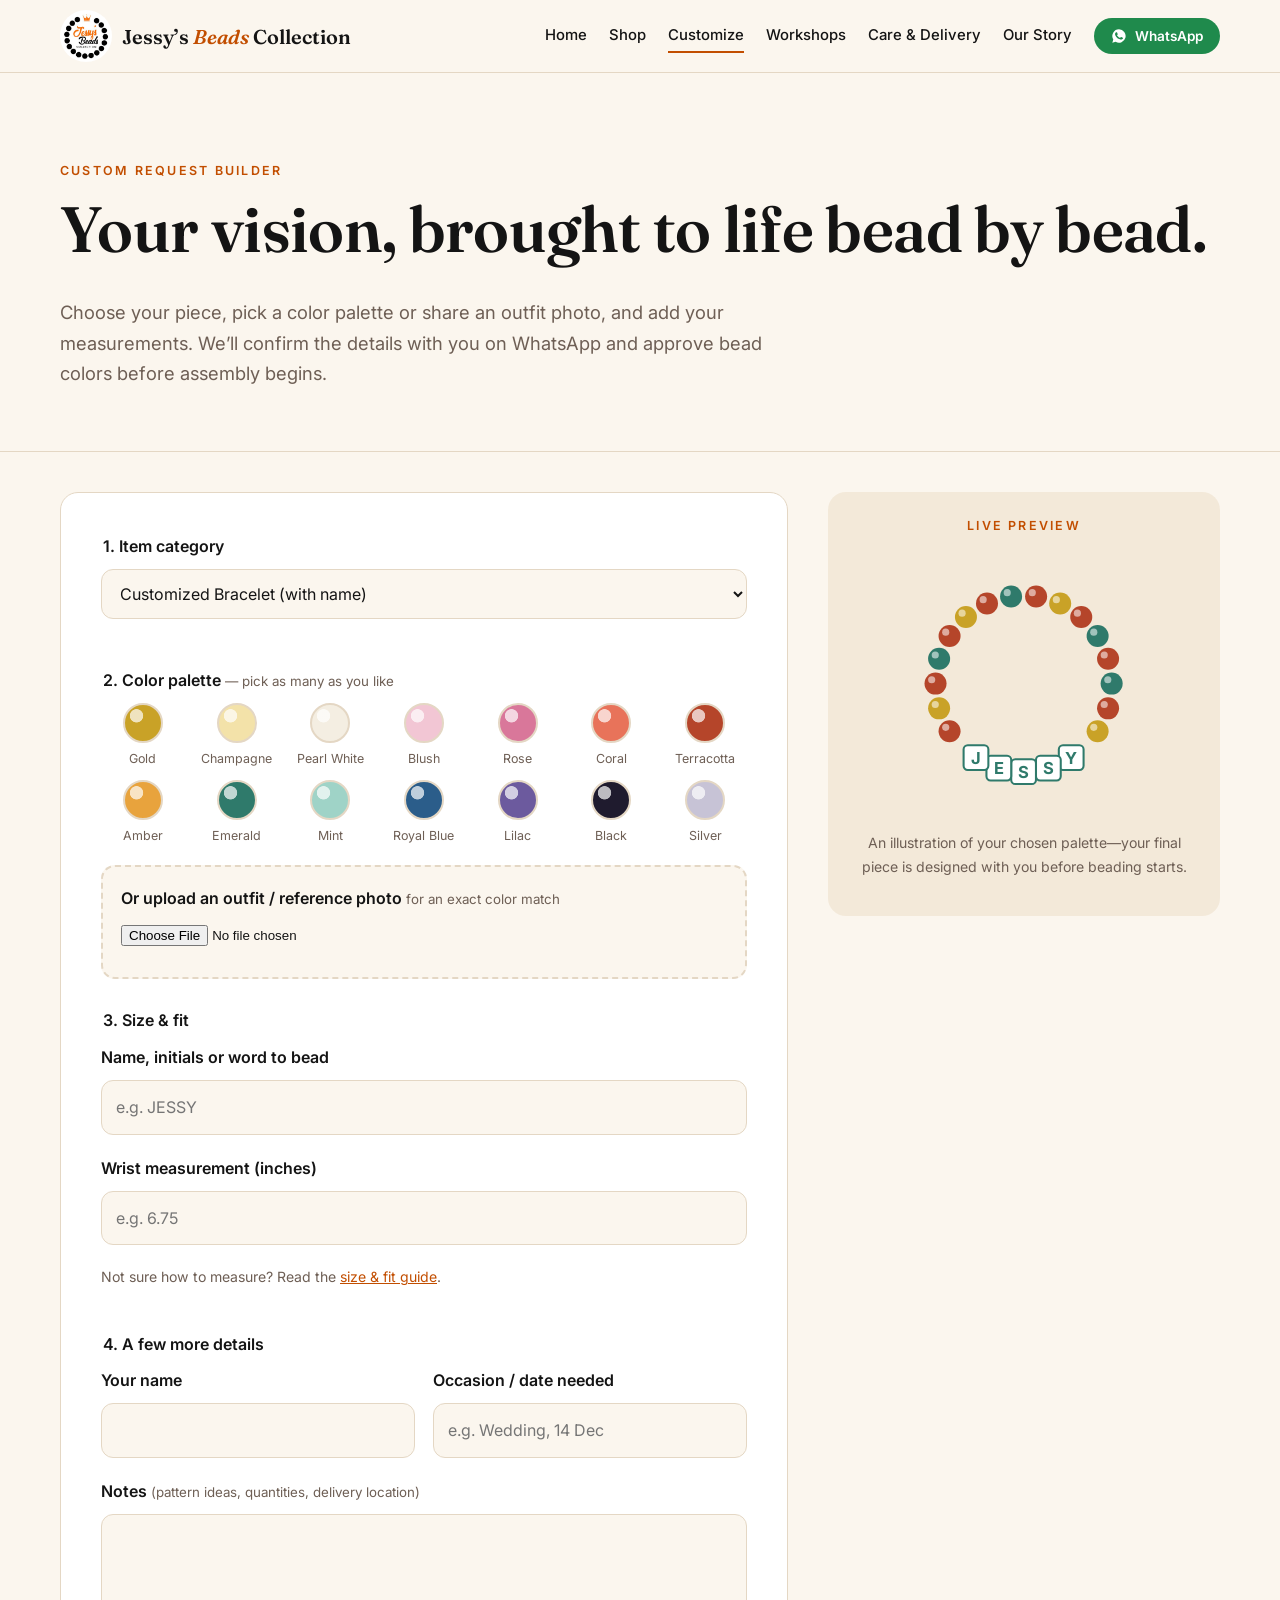
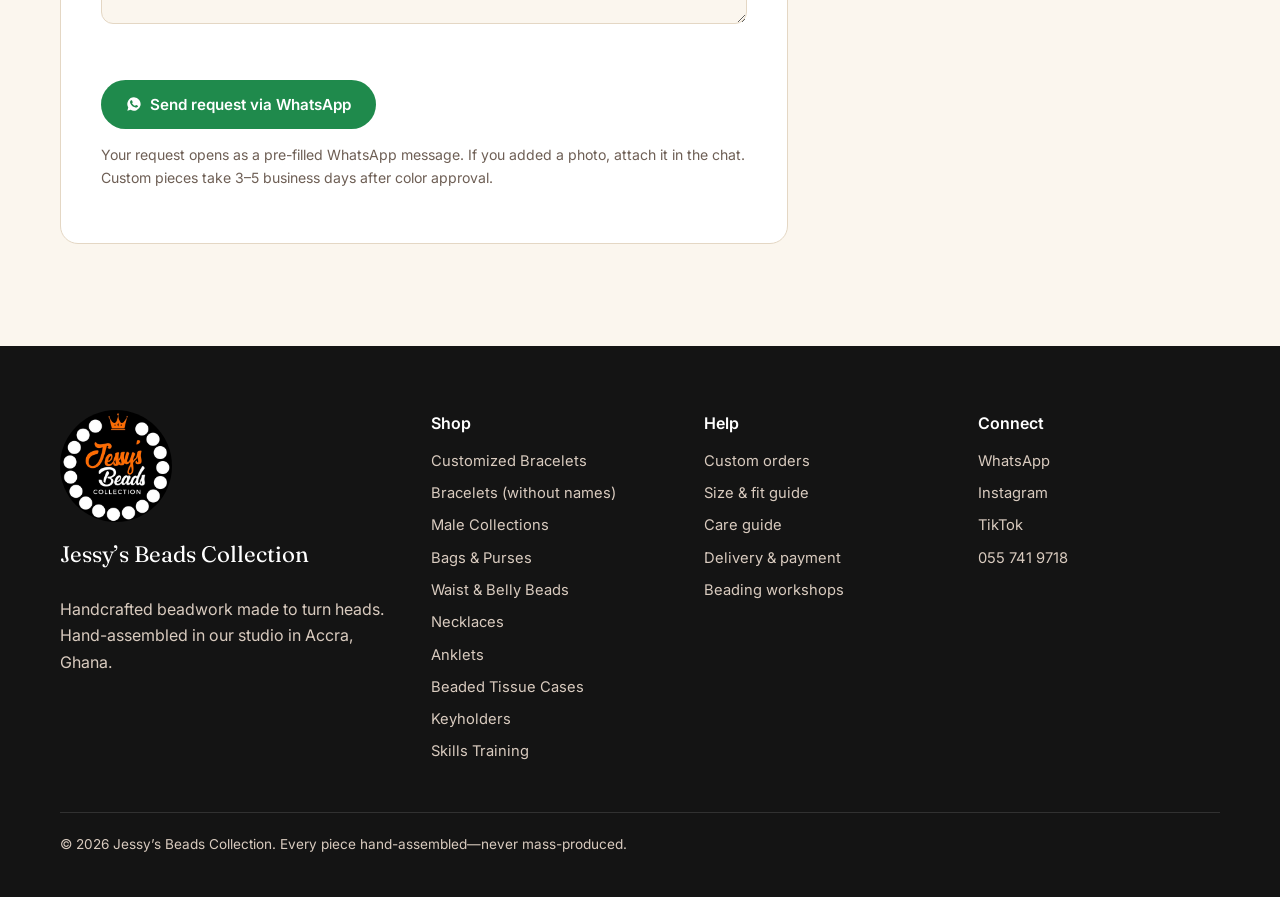
<file: custom.html>
<!doctype html>
<html lang="en">
<head>
  <meta charset="utf-8">
  <meta name="viewport" content="width=device-width, initial-scale=1">
  <title>Customize Your Piece — Jessy’s Beads Collection</title>
  <meta name="description" content="Build a custom beaded bag, necklace, bracelet, anklet, waistbeads or apparel trim. Pick colors, upload an outfit photo and send your request on WhatsApp.">
  <link rel="preconnect" href="https://fonts.googleapis.com">
  <link rel="preconnect" href="https://fonts.gstatic.com" crossorigin>
  <link href="https://fonts.googleapis.com/css2?family=Fraunces:ital,opsz,wght@0,9..144,500;0,9..144,600;1,9..144,500&family=Inter:wght@400;500;600;700&display=swap" rel="stylesheet">
  <link rel="icon" type="image/png" href="images/favicon.png">
  <link rel="apple-touch-icon" href="images/apple-touch-icon.png">
  <meta name="theme-color" content="#000000">
  <meta property="og:site_name" content="Jessy’s Beads Collection">
  <meta property="og:image" content="https://jessys-beads-collection.onrender.com/images/logo-full.jpg">
  <link rel="stylesheet" href="css/styles.css">
  <script src="js/config.js"></script>
  <script src="js/products.js"></script>
  <script src="js/main.js" defer></script>
</head>
<body>
  <header id="site-header"></header>

  <main>
    <section class="page-head">
      <div class="container">
        <p class="eyebrow">Custom request builder</p>
        <h1>Your vision, brought to life bead by bead.</h1>
        <p class="lede">Choose your piece, pick a color palette or share an outfit photo, and add your measurements. We’ll confirm the details with you on WhatsApp and approve bead colors before assembly begins.</p>
      </div>
    </section>

    <section class="section" style="padding-top:40px">
      <div class="container builder">
        <form class="form-card" id="custom-form">
          <fieldset>
            <legend>1. Item category</legend>
            <label class="field">
              <span class="sr-only">Item category</span>
              <select id="item" name="item">
                <option value="custom-bracelets">Customized Bracelet (with name)</option>
                <option value="bracelets">Bracelet (without name)</option>
                <option value="mens">Male Collection piece</option>
                <option value="bags">Bag / Purse</option>
                <option value="waistbeads">Waist &amp; Belly Beads</option>
                <option value="necklaces">Necklace</option>
                <option value="anklets">Anklet</option>
                <option value="tissue-cases">Beaded Tissue Case</option>
                <option value="keyholders">Keyholder</option>
                <option value="trim">Something else (apparel trim, bridal set, bespoke idea)</option>
              </select>
            </label>
          </fieldset>

          <fieldset>
            <legend>2. Color palette <small>— pick as many as you like</small></legend>
            <div class="swatches" id="swatches"></div>
            <div class="upload" style="margin-top:18px">
              <label class="field" style="margin:0">
                <span>Or upload an outfit / reference photo <small>for an exact color match</small></span>
                <input type="file" id="photo" accept="image/*">
              </label>
              <div id="photo-preview"></div>
            </div>
          </fieldset>

          <fieldset>
            <legend>3. Size &amp; fit</legend>
            <label class="field" id="name-row" hidden>
              <span>Name, initials or word to bead</span>
              <input type="text" name="lettering" placeholder="e.g. JESSY" maxlength="40">
            </label>
            <label class="field">
              <span id="fit-label">Measurement</span>
              <input type="text" id="fit" name="fit">
            </label>
            <div id="closure-row" hidden>
              <p style="font-weight:600;margin-bottom:10px">Waistbead closure</p>
              <div class="radio-row" style="margin-bottom:20px">
                <label><input type="radio" name="closure" value="Traditional tie-on string" checked> Traditional tie-on</label>
                <label><input type="radio" name="closure" value="Removable screw/lobster clasp"> Removable clasp</label>
              </div>
            </div>
            <p class="note">Not sure how to measure? Read the <a href="care.html#sizing" target="_blank">size &amp; fit guide</a>.</p>
          </fieldset>

          <fieldset>
            <legend>4. A few more details</legend>
            <div class="two-col">
              <label class="field"><span>Your name</span><input type="text" name="name" autocomplete="name"></label>
              <label class="field"><span>Occasion / date needed</span><input type="text" name="occasion" placeholder="e.g. Wedding, 14 Dec"></label>
            </div>
            <label class="field"><span>Notes <small>(pattern ideas, quantities, delivery location)</small></span><textarea name="notes"></textarea></label>
          </fieldset>

          <button class="btn btn-wa" type="submit">Send request via WhatsApp</button>
          <p class="note" style="margin-top:14px">Your request opens as a pre-filled WhatsApp message. If you added a photo, attach it in the chat. Custom pieces take 3–5 business days after color approval.</p>
        </form>

        <aside class="builder-aside">
          <div class="preview-card">
            <p class="eyebrow">Live preview</p>
            <div id="builder-preview" aria-hidden="true"></div>
            <p class="note">An illustration of your chosen palette—your final piece is designed with you before beading starts.</p>
          </div>
        </aside>
      </div>
    </section>
  </main>

  <footer id="site-footer"></footer>
</body>
</html>
</file>
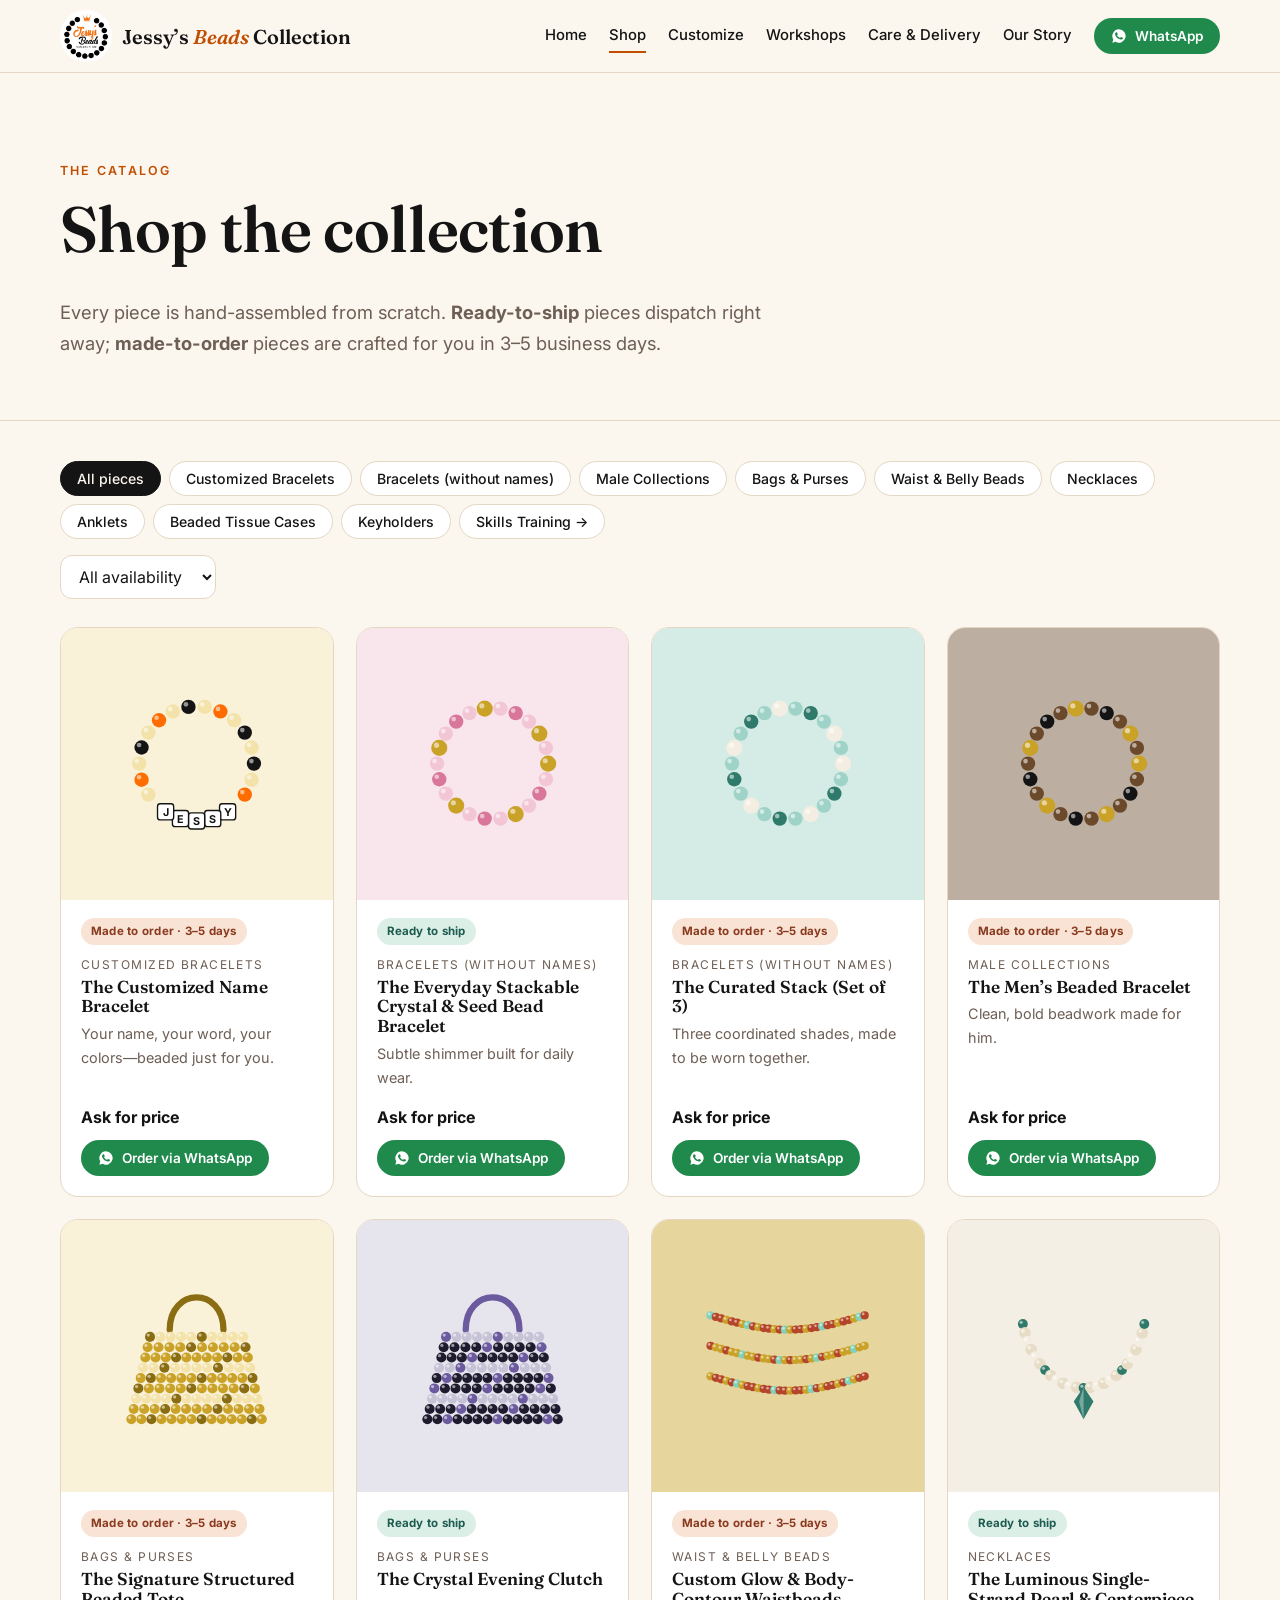
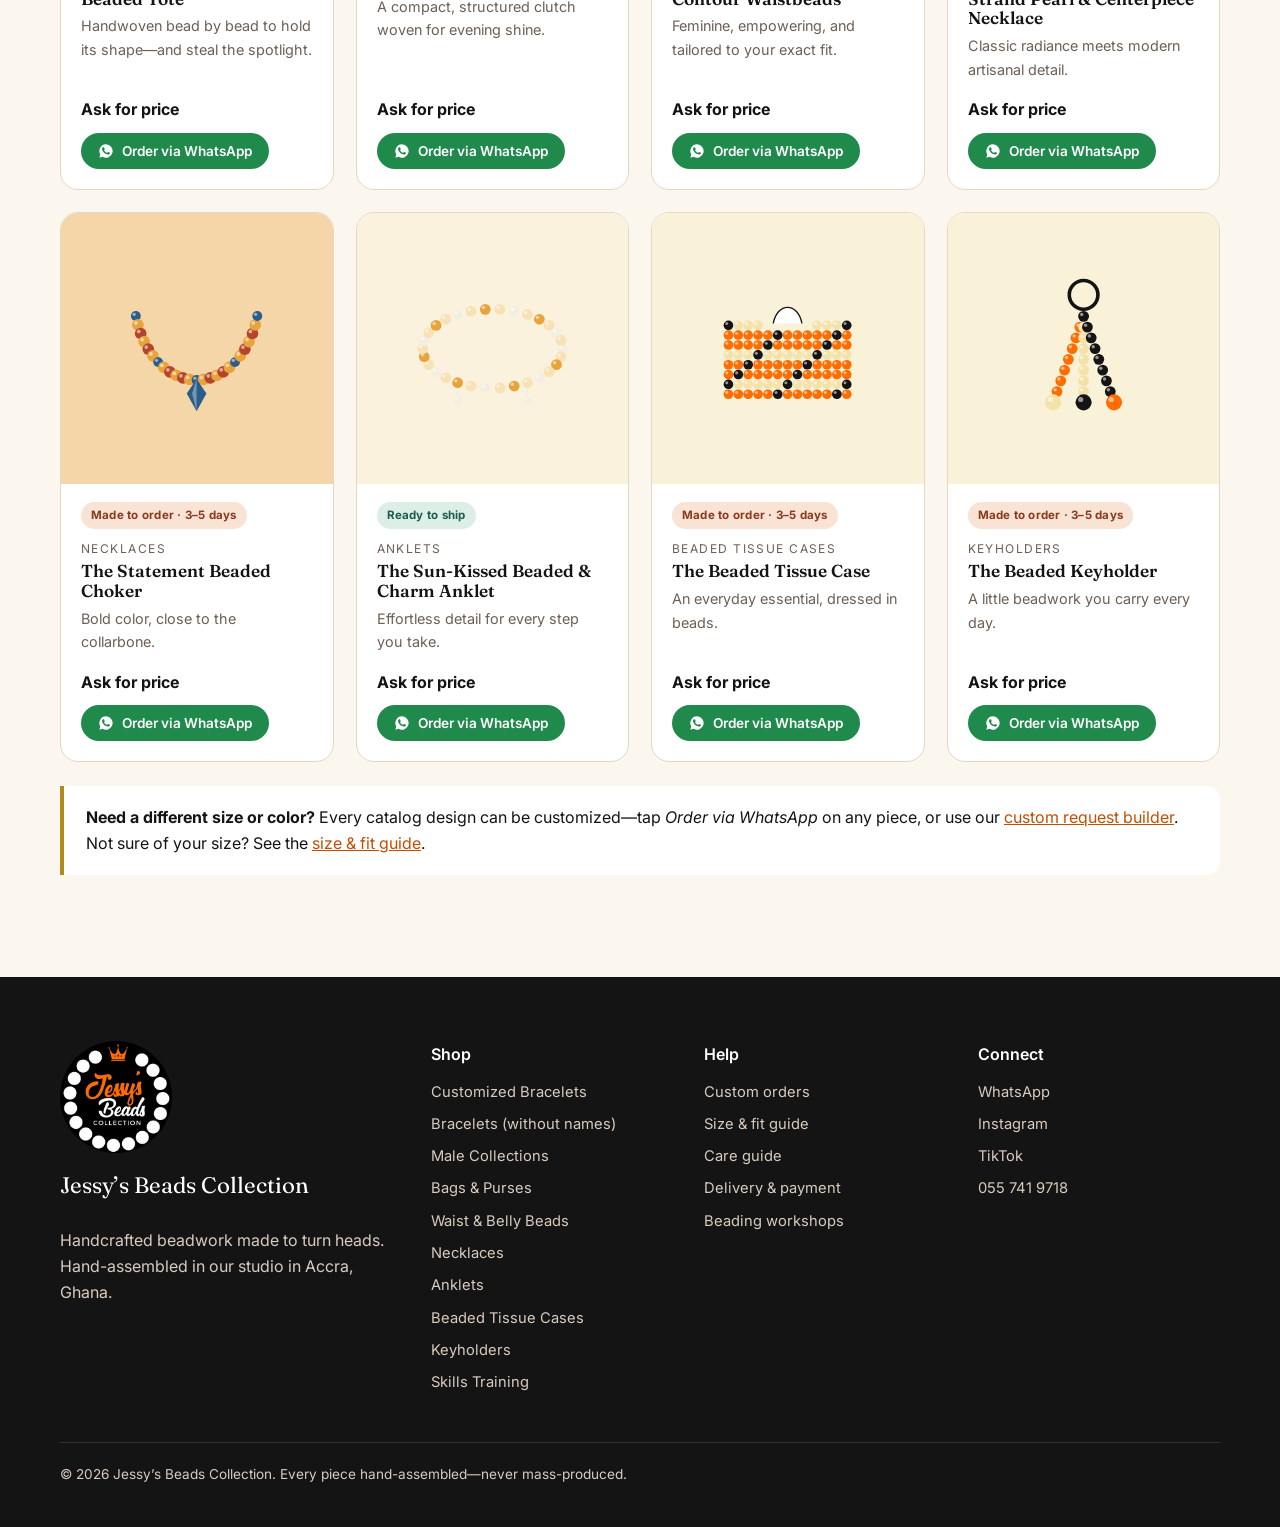
<file: shop.html>
<!doctype html>
<html lang="en">
<head>
  <meta charset="utf-8">
  <meta name="viewport" content="width=device-width, initial-scale=1">
  <title>Shop — Jessy’s Beads Collection</title>
  <meta name="description" content="Shop handcrafted beaded bags, necklaces, bracelets, anklets, waistbeads and bespoke beadwork. Ready-to-ship and made-to-order pieces.">
  <link rel="preconnect" href="https://fonts.googleapis.com">
  <link rel="preconnect" href="https://fonts.gstatic.com" crossorigin>
  <link href="https://fonts.googleapis.com/css2?family=Fraunces:ital,opsz,wght@0,9..144,500;0,9..144,600;1,9..144,500&family=Inter:wght@400;500;600;700&display=swap" rel="stylesheet">
  <link rel="icon" type="image/png" href="images/favicon.png">
  <link rel="apple-touch-icon" href="images/apple-touch-icon.png">
  <meta name="theme-color" content="#000000">
  <meta property="og:site_name" content="Jessy’s Beads Collection">
  <meta property="og:image" content="https://jessys-beads-collection.onrender.com/images/logo-full.jpg">
  <link rel="stylesheet" href="css/styles.css">
  <script src="js/config.js"></script>
  <script src="js/products.js"></script>
  <script src="js/main.js" defer></script>
</head>
<body>
  <header id="site-header"></header>

  <main>
    <section class="page-head">
      <div class="container">
        <p class="eyebrow">The catalog</p>
        <h1>Shop the collection</h1>
        <p class="lede">Every piece is hand-assembled from scratch. <strong>Ready-to-ship</strong> pieces dispatch right away; <strong>made-to-order</strong> pieces are crafted for you in 3–5 business days.</p>
      </div>
    </section>

    <section class="section" style="padding-top:40px">
      <div class="container">
        <div class="shop-toolbar">
          <div class="chips" id="category-filters" role="group" aria-label="Filter by category"></div>
          <label>
            <span class="sr-only">Availability</span>
            <select class="select" id="status-filter">
              <option value="all">All availability</option>
              <option value="ready">Ready to ship</option>
              <option value="made">Made to order</option>
            </select>
          </label>
        </div>
        <div class="product-grid" id="product-grid"></div>

        <div class="callout">
          <strong>Need a different size or color?</strong> Every catalog design can be customized—tap
          <em>Order via WhatsApp</em> on any piece, or use our <a href="custom.html">custom request builder</a>.
          Not sure of your size? See the <a href="care.html#sizing">size &amp; fit guide</a>.
        </div>
      </div>
    </section>
  </main>

  <dialog id="product-dialog" aria-label="Product details">
    <button class="dialog-close" aria-label="Close">×</button>
    <div class="dialog-content"></div>
  </dialog>

  <footer id="site-footer"></footer>
</body>
</html>
</file>
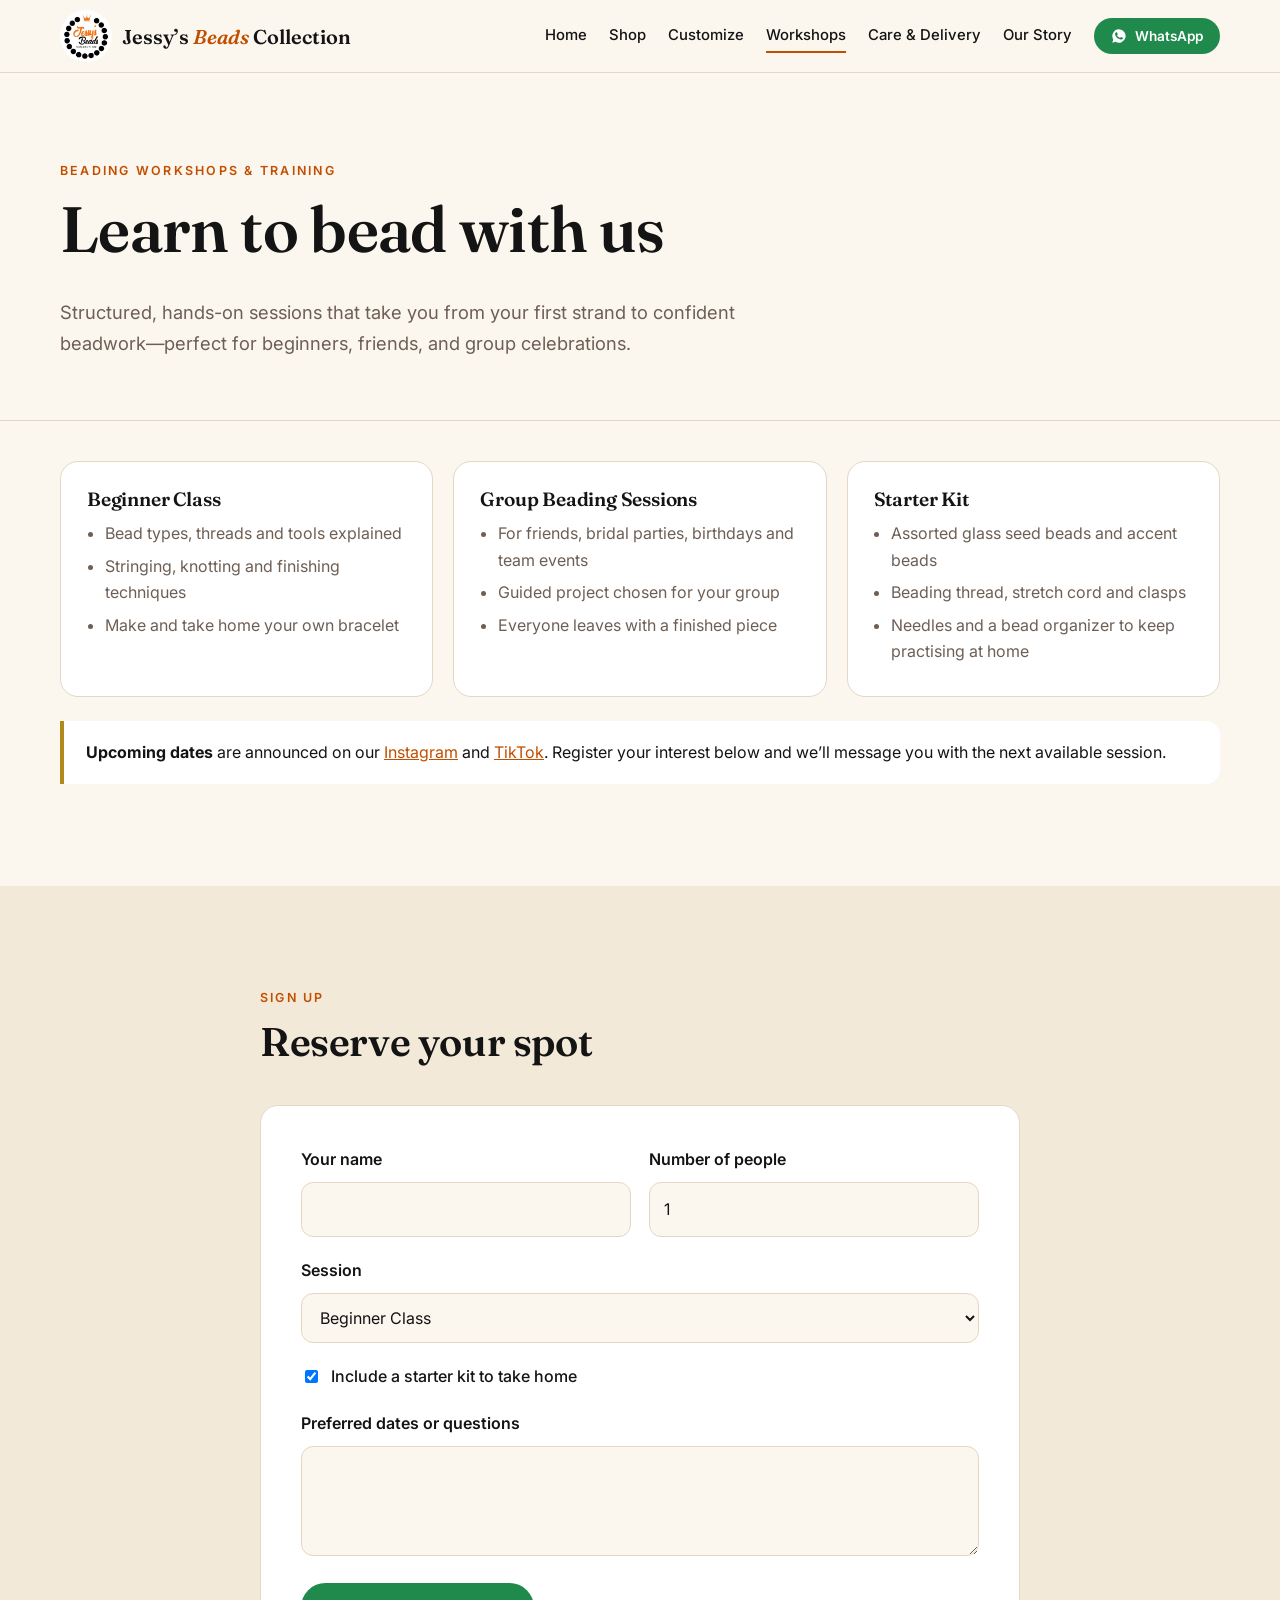
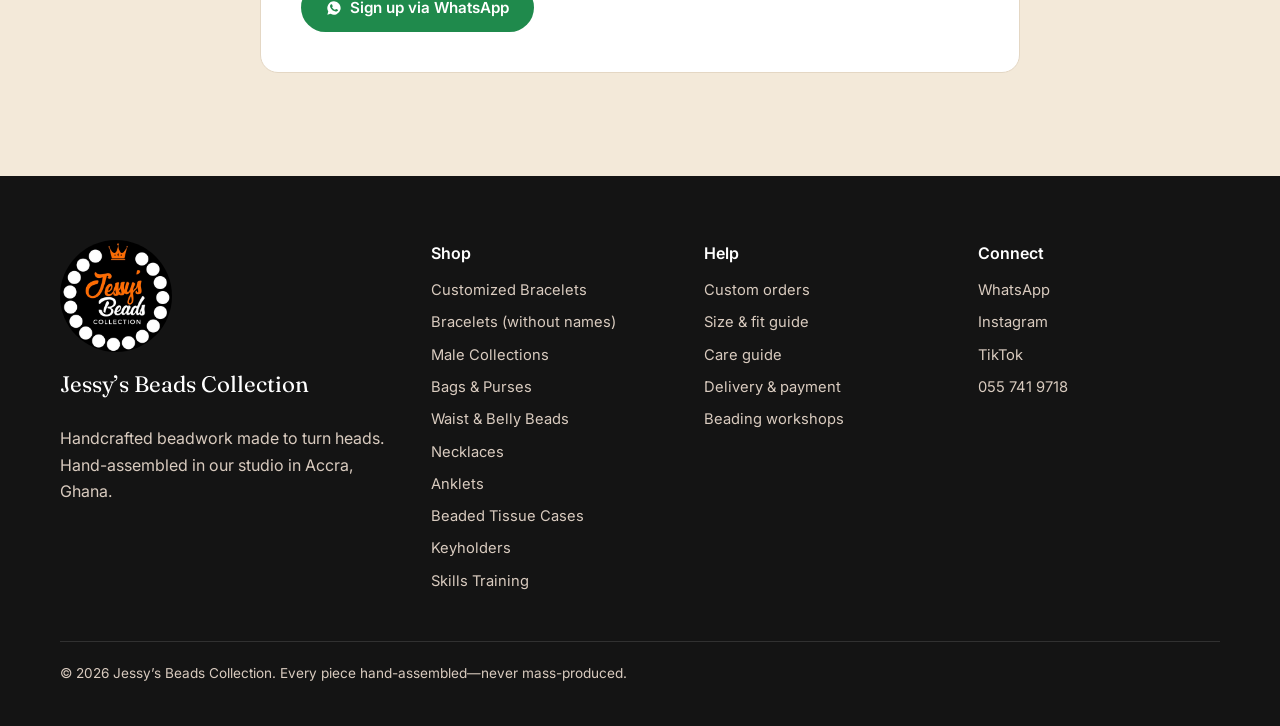
<file: workshops.html>
<!doctype html>
<html lang="en">
<head>
  <meta charset="utf-8">
  <meta name="viewport" content="width=device-width, initial-scale=1">
  <title>Beading Workshops — Jessy’s Beads Collection</title>
  <meta name="description" content="Beginner beading classes and group sessions with Jessy’s Beads Collection. Learn the fundamentals of beadwork with a starter kit.">
  <link rel="preconnect" href="https://fonts.googleapis.com">
  <link rel="preconnect" href="https://fonts.gstatic.com" crossorigin>
  <link href="https://fonts.googleapis.com/css2?family=Fraunces:ital,opsz,wght@0,9..144,500;0,9..144,600;1,9..144,500&family=Inter:wght@400;500;600;700&display=swap" rel="stylesheet">
  <link rel="icon" type="image/png" href="images/favicon.png">
  <link rel="apple-touch-icon" href="images/apple-touch-icon.png">
  <meta name="theme-color" content="#000000">
  <meta property="og:site_name" content="Jessy’s Beads Collection">
  <meta property="og:image" content="https://jessys-beads-collection.onrender.com/images/logo-full.jpg">
  <link rel="stylesheet" href="css/styles.css">
  <script src="js/config.js"></script>
  <script src="js/products.js"></script>
  <script src="js/main.js" defer></script>
</head>
<body>
  <header id="site-header"></header>

  <main>
    <section class="page-head">
      <div class="container">
        <p class="eyebrow">Beading workshops &amp; training</p>
        <h1>Learn to bead with us</h1>
        <p class="lede">Structured, hands-on sessions that take you from your first strand to confident beadwork—perfect for beginners, friends, and group celebrations.</p>
      </div>
    </section>

    <section class="section" style="padding-top:40px">
      <div class="container">
        <div class="info-grid">
          <div class="info-card">
            <h3>Beginner Class</h3>
            <ul>
              <li>Bead types, threads and tools explained</li>
              <li>Stringing, knotting and finishing techniques</li>
              <li>Make and take home your own bracelet</li>
            </ul>
          </div>
          <div class="info-card">
            <h3>Group Beading Sessions</h3>
            <ul>
              <li>For friends, bridal parties, birthdays and team events</li>
              <li>Guided project chosen for your group</li>
              <li>Everyone leaves with a finished piece</li>
            </ul>
          </div>
          <div class="info-card">
            <h3>Starter Kit</h3>
            <ul>
              <li>Assorted glass seed beads and accent beads</li>
              <li>Beading thread, stretch cord and clasps</li>
              <li>Needles and a bead organizer to keep practising at home</li>
            </ul>
          </div>
        </div>

        <div class="callout">
          <strong>Upcoming dates</strong> are announced on our
          <a href="#" data-social="instagram">Instagram</a> and <a href="#" data-social="tiktok">TikTok</a>.
          Register your interest below and we’ll message you with the next available session.
        </div>
      </div>
    </section>

    <section class="section section-alt">
      <div class="container" style="max-width:760px">
        <div class="section-head">
          <p class="eyebrow">Sign up</p>
          <h2>Reserve your spot</h2>
        </div>
        <form class="form-card" id="workshop-form">
          <div class="two-col">
            <label class="field"><span>Your name</span><input type="text" name="name" required autocomplete="name"></label>
            <label class="field"><span>Number of people</span><input type="number" name="people" min="1" value="1" required></label>
          </div>
          <label class="field"><span>Session</span>
            <select name="session">
              <option>Beginner Class</option>
              <option>Group Beading Session</option>
              <option>Private one-on-one lesson</option>
            </select>
          </label>
          <label class="field" style="display:flex;gap:10px;align-items:center"><input type="checkbox" name="kit" checked> <span style="margin:0;font-weight:500">Include a starter kit to take home</span></label>
          <label class="field"><span>Preferred dates or questions</span><textarea name="notes"></textarea></label>
          <button class="btn btn-wa" type="submit">Sign up via WhatsApp</button>
        </form>
      </div>
    </section>
  </main>

  <footer id="site-footer"></footer>
</body>
</html>
</file>
<file: css/styles.css>
:root {
  --cream: #fbf6ee;
  --sand: #f3e9d9;
  --ink: #141414;
  --muted: #6e5f55;
  --line: #e4d7c4;
  --gold: #b08a1c;
  --gold-soft: #f3e2a9;
  --terracotta: #c24e00;
  --orange: #ff6c00;
  --emerald: #2f7a6b;
  --plum: #111111;
  --wa: #1f8a4c;
  --radius: 18px;
  --shadow: 0 10px 30px -18px rgba(42, 31, 26, 0.45);
  --serif: "Fraunces", Georgia, serif;
  --sans: "Inter", system-ui, -apple-system, "Segoe UI", sans-serif;
}

*, *::before, *::after { box-sizing: border-box; }
html { scroll-behavior: smooth; }
body {
  margin: 0;
  background: var(--cream);
  color: var(--ink);
  font: 16px/1.65 var(--sans);
  -webkit-font-smoothing: antialiased;
}
img, svg { max-width: 100%; display: block; }
a { color: var(--terracotta); }
h1, h2, h3 { font-family: var(--serif); font-weight: 600; line-height: 1.15; margin: 0 0 0.5em; letter-spacing: -0.01em; }
h1 { font-size: clamp(2.3rem, 6vw, 4rem); }
h2 { font-size: clamp(1.7rem, 3.6vw, 2.5rem); }
h3 { font-size: 1.2rem; }
p { margin: 0 0 1em; }
.sr-only { position: absolute; width: 1px; height: 1px; overflow: hidden; clip: rect(0 0 0 0); white-space: nowrap; }
.container { width: min(1160px, 100% - 32px); margin-inline: auto; }
.section { padding: clamp(56px, 8vw, 104px) 0; }
.section-alt { background: var(--sand); }
.section-dark { background: var(--plum); color: #f4f1ee; }
.section-dark .eyebrow { color: var(--orange); }
.eyebrow { font-size: 0.78rem; letter-spacing: 0.18em; text-transform: uppercase; color: var(--terracotta); font-weight: 600; margin-bottom: 0.8em; }
.lede { font-size: 1.15rem; color: var(--muted); max-width: 62ch; }
.section-dark .lede { color: #cfc8c2; }
.section-head { max-width: 720px; margin-bottom: 40px; }
.center { text-align: center; margin-inline: auto; }

/* Buttons */
.btn {
  display: inline-flex; align-items: center; justify-content: center; gap: 8px;
  padding: 14px 24px; border-radius: 999px; border: 1.5px solid transparent;
  font: 600 0.95rem var(--sans); text-decoration: none; cursor: pointer;
  transition: transform 0.15s ease, background 0.15s ease;
}
.btn:hover { transform: translateY(-1px); }
.btn-primary { background: var(--ink); color: var(--cream); }
.btn-primary:hover { background: #2b2b2b; }
.btn-ghost { border-color: currentColor; color: var(--ink); background: transparent; }
.btn-wa { background: var(--wa); color: #fff; }
.btn-wa::before { content: ""; width: 16px; height: 16px; background: currentColor; mask: url("data:image/svg+xml,%3Csvg xmlns='http://www.w3.org/2000/svg' viewBox='0 0 24 24'%3E%3Cpath d='M12 2a10 10 0 0 0-8.6 15.1L2 22l5-1.3A10 10 0 1 0 12 2Zm5.4 14.1c-.2.6-1.3 1.2-1.8 1.2-.5.1-1 .2-3.4-.7-2.9-1.1-4.7-4.1-4.9-4.3-.1-.2-1.2-1.6-1.2-3s.8-2.2 1-2.5c.3-.3.6-.4.8-.4h.6c.2 0 .4 0 .6.5l.9 2.1c.1.2.1.4 0 .6l-.3.5-.4.5c-.1.1-.3.3-.1.6.2.3.8 1.3 1.7 2.1 1.2 1 2.1 1.3 2.4 1.5.3.1.5.1.6-.1l.9-1.1c.2-.3.4-.2.7-.1l2 1c.3.1.5.2.5.3.1.2.1.7-.1 1.3Z'/%3E%3C/svg%3E") center/contain no-repeat; }
.btn-sm { padding: 9px 16px; font-size: 0.85rem; }
.btn-row { display: flex; flex-wrap: wrap; gap: 12px; margin-top: 24px; }
.link-btn { background: none; border: 0; padding: 0; font: inherit; color: inherit; cursor: pointer; text-align: left; }
.link-btn:hover { color: var(--terracotta); }
:focus-visible { outline: 3px solid var(--gold); outline-offset: 3px; }

/* Header */
#site-header { position: sticky; top: 0; z-index: 50; background: rgba(251, 246, 238, 0.92); backdrop-filter: blur(10px); border-bottom: 1px solid var(--line); }
.header-inner { display: flex; align-items: center; justify-content: space-between; min-height: 72px; gap: 16px; }
.brand { display: flex; align-items: center; gap: 10px; text-decoration: none; color: var(--ink); }
.brand-name { font-family: var(--serif); font-size: 1.25rem; font-weight: 600; }
.brand-name em { color: var(--terracotta); }
.brand-logo { width: 52px; height: 52px; border-radius: 50%; }
.footer-logo { width: 112px; height: 112px; border-radius: 50%; margin-bottom: 14px; }
.orb img { width: 100%; height: 100%; border-radius: 50%; object-fit: cover; }
.site-nav { display: flex; align-items: center; gap: 22px; }
.site-nav a:not(.btn) { color: var(--ink); text-decoration: none; font-size: 0.93rem; font-weight: 500; padding: 4px 0; border-bottom: 2px solid transparent; }
.site-nav a:not(.btn):hover, .site-nav a[aria-current="page"] { border-color: var(--terracotta); }
.nav-toggle { display: none; background: none; border: 0; width: 44px; height: 44px; cursor: pointer; flex-direction: column; justify-content: center; gap: 5px; padding: 10px; }
.nav-toggle span:not(.sr-only) { display: block; height: 2px; background: var(--ink); border-radius: 2px; }
@media (max-width: 900px) {
  .nav-toggle { display: flex; }
  .site-nav { position: absolute; top: 100%; left: 0; right: 0; flex-direction: column; align-items: stretch; gap: 0; background: var(--cream); border-bottom: 1px solid var(--line); padding: 8px 16px 20px; display: none; }
  .nav-open .site-nav { display: flex; }
  .site-nav a:not(.btn) { padding: 12px 0; border-bottom: 1px solid var(--line); }
  .site-nav .btn { margin-top: 14px; }
}

/* Hero */
.hero { padding: clamp(48px, 7vw, 96px) 0; overflow: hidden; }
.hero-grid { display: grid; grid-template-columns: 1.1fr 0.9fr; gap: 48px; align-items: center; }
.hero h1 em { font-style: italic; color: var(--orange); }
.hero-art { position: relative; aspect-ratio: 1; }
.hero-art .orb { position: absolute; border-radius: 50%; display: grid; place-items: center; box-shadow: var(--shadow); }
.hero-art .orb svg { width: 80%; }
.orb-1 { inset: 0 18% 18% 0; background: #000; }
.orb-2 { width: 46%; aspect-ratio: 1; right: 0; bottom: 0; background: #e9d3df; }
.orb-3 { width: 32%; aspect-ratio: 1; right: 4%; top: 2%; background: #cfe6df; }
.trust-row { display: flex; flex-wrap: wrap; gap: 10px 22px; margin-top: 28px; padding: 0; list-style: none; color: var(--muted); font-size: 0.9rem; }
.trust-row li::before { content: "◆"; color: var(--gold); margin-right: 8px; font-size: 0.7em; }
@media (max-width: 860px) { .hero-grid { grid-template-columns: 1fr; } .hero-art { max-width: 420px; width: 100%; margin-inline: auto; } }

/* Collections */
.collection-grid { display: grid; grid-template-columns: repeat(4, 1fr); gap: 20px; }
.collection-card { background: #fff; border: 1px solid var(--line); border-radius: var(--radius); overflow: hidden; text-decoration: none; color: inherit; display: flex; flex-direction: column; transition: transform 0.2s, box-shadow 0.2s; }
.collection-card:hover { transform: translateY(-4px); box-shadow: var(--shadow); }
.collection-card .art { aspect-ratio: 4/3; display: grid; place-items: center; background: var(--tint, var(--sand)); }
.collection-card .art svg { width: 62%; }
.collection-card div:last-child { padding: 20px 22px 24px; }
.collection-card p { color: var(--muted); font-size: 0.93rem; margin: 0; }
.collection-card .more { display: inline-block; margin-top: 12px; color: var(--terracotta); font-weight: 600; font-size: 0.9rem; }
@media (max-width: 960px) { .collection-grid { grid-template-columns: repeat(2, 1fr); } }
@media (max-width: 540px) { .collection-grid { grid-template-columns: 1fr; } }

/* Steps */
.steps { display: grid; grid-template-columns: repeat(3, 1fr); gap: 20px; counter-reset: step; list-style: none; padding: 0; margin: 0; }
.steps li { counter-increment: step; background: rgba(255, 255, 255, 0.06); border: 1px solid rgba(255, 255, 255, 0.14); border-radius: var(--radius); padding: 28px; }
.steps li::before { content: counter(step, decimal-leading-zero); font-family: var(--serif); font-size: 2.4rem; color: var(--orange); display: block; margin-bottom: 10px; }
.steps h3 { color: #fff; }
.steps p { margin: 0; color: #cfc8c2; }
@media (max-width: 760px) { .steps { grid-template-columns: 1fr; } }

/* Products */
.product-grid { display: grid; grid-template-columns: repeat(auto-fill, minmax(250px, 1fr)); gap: 22px; }
.product-card { background: #fff; border: 1px solid var(--line); border-radius: var(--radius); overflow: hidden; display: flex; flex-direction: column; }
.product-open { border: 0; padding: 0; background: none; cursor: pointer; display: block; width: 100%; }
.product-media { aspect-ratio: 1; display: grid; place-items: center; background: color-mix(in srgb, var(--tint) 45%, #fff); }
.product-media svg { width: 66%; transition: transform 0.3s; }
.product-media img { width: 100%; height: 100%; object-fit: cover; }
.product-card:hover .product-media svg { transform: scale(1.05) rotate(-2deg); }
.product-body { padding: 18px 20px 20px; display: flex; flex-direction: column; flex: 1; }
.product-body h3 { font-size: 1.08rem; margin: 2px 0 6px; }
.product-cat { font-size: 0.75rem; letter-spacing: 0.12em; text-transform: uppercase; color: var(--muted); margin: 10px 0 0; }
.product-tagline { color: var(--muted); font-size: 0.9rem; }
.product-foot { margin-top: auto; display: flex; align-items: center; justify-content: space-between; gap: 10px; flex-wrap: wrap; }
.price { font-weight: 700; }
.tag { display: inline-block; align-self: flex-start; font-size: 0.72rem; font-weight: 700; padding: 4px 10px; border-radius: 999px; letter-spacing: 0.02em; }
.tag-ready { background: #dcefe7; color: #1e5c4f; }
.tag-made { background: #f8e3d4; color: #8a3a1f; }
.shop-toolbar { display: flex; flex-wrap: wrap; justify-content: space-between; gap: 16px; align-items: center; margin-bottom: 28px; }
.chips { display: flex; flex-wrap: wrap; gap: 8px; }
.chip { border: 1.5px solid var(--line); background: #fff; border-radius: 999px; padding: 8px 16px; font: 500 0.88rem var(--sans); cursor: pointer; color: var(--ink); }
a.chip { text-decoration: none; display: inline-block; }
a.chip:hover { border-color: var(--ink); }
.chip[aria-pressed="true"] { background: var(--ink); color: var(--cream); border-color: var(--ink); }
.select { padding: 10px 14px; border-radius: 12px; border: 1.5px solid var(--line); font: inherit; background: #fff; color: var(--ink); }
.empty { grid-column: 1 / -1; color: var(--muted); }

/* Dialog */
dialog { border: 0; border-radius: 22px; padding: 0; width: min(920px, 100% - 32px); max-height: calc(100vh - 32px); background: var(--cream); color: var(--ink); box-shadow: 0 30px 80px -30px rgba(0, 0, 0, 0.5); }
dialog::backdrop { background: rgba(42, 31, 26, 0.55); }
.dialog-close { position: absolute; top: 12px; right: 12px; z-index: 2; width: 40px; height: 40px; border-radius: 50%; border: 0; background: #fff; font-size: 1.4rem; cursor: pointer; }
.dialog-content { display: grid; grid-template-columns: 1fr 1.15fr; }
.dialog-media { display: grid; place-items: center; background: color-mix(in srgb, var(--tint) 45%, #fff); min-height: 280px; }
.dialog-media svg { width: 70%; }
.dialog-text { padding: 36px 32px; }
.dialog-text h2 { font-size: 1.7rem; margin-top: 4px; }
.spec { display: grid; grid-template-columns: max-content 1fr; gap: 8px 16px; font-size: 0.92rem; margin: 18px 0; padding: 16px 0; border-block: 1px solid var(--line); }
.spec dt { font-weight: 600; }
.spec dd { margin: 0; color: var(--muted); }
@media (max-width: 760px) { .dialog-content { grid-template-columns: 1fr; } .dialog-media { min-height: 220px; } .spec { grid-template-columns: 1fr; } .spec dd { margin-bottom: 8px; } .dialog-text { padding: 26px 20px; } }

/* Lookbook */
.lookbook { display: grid; grid-template-columns: repeat(3, 1fr); gap: 20px; }
.look { border-radius: var(--radius); padding: 28px; min-height: 340px; display: flex; flex-direction: column; justify-content: flex-end; position: relative; overflow: hidden; color: #fff; }
.look .art { position: absolute; inset: 10px 10px auto auto; width: 58%; opacity: 0.95; }
.look h3 { position: relative; }
.look p { position: relative; margin: 0; font-size: 0.93rem; opacity: 0.9; }
.look-1 { background: linear-gradient(160deg, #b5452a, #6e2414); }
.look-2 { background: linear-gradient(160deg, #2f7a6b, #163f37); }
.look-3 { background: linear-gradient(160deg, #2b2b2b, #0d0d0d); }
@media (max-width: 860px) { .lookbook { grid-template-columns: 1fr; } .look { min-height: 260px; } .look .art { width: 42%; } }

/* Reels */
.reels { display: grid; grid-template-columns: repeat(auto-fit, minmax(200px, 1fr)); gap: 16px; }
.reel { aspect-ratio: 9/14; border-radius: var(--radius); background: linear-gradient(180deg, #2b2b2b, #0d0d0d); display: flex; flex-direction: column; justify-content: flex-end; padding: 20px; color: #fff; text-decoration: none; position: relative; overflow: hidden; }
.reel-play { color: var(--orange); position: absolute; top: 50%; left: 50%; transform: translate(-50%, -50%); width: 58px; height: 58px; border-radius: 50%; background: rgba(255, 255, 255, 0.18); display: grid; place-items: center; font-size: 1.2rem; }
.reel-title { font-weight: 600; position: relative; }
.reel small { opacity: 0.75; position: relative; }

/* Split / about */
.split { display: grid; grid-template-columns: 1fr 1fr; gap: 56px; align-items: center; }
.split-art { aspect-ratio: 1; border-radius: 50%; background: var(--sand); display: grid; place-items: center; }
.split-art svg { width: 70%; }
@media (max-width: 860px) { .split { grid-template-columns: 1fr; } .split-art { max-width: 360px; margin-inline: auto; width: 100%; } }
.pillars { display: grid; grid-template-columns: repeat(3, 1fr); gap: 20px; }
.pillar { background: #fff; border: 1px solid var(--line); border-radius: var(--radius); padding: 26px; }
.pillar p { color: var(--muted); margin: 0; }
@media (max-width: 760px) { .pillars { grid-template-columns: 1fr; } }

/* Page header */
.page-head { padding: clamp(48px, 7vw, 88px) 0 clamp(28px, 4vw, 44px); border-bottom: 1px solid var(--line); }

/* Forms */
.builder { display: grid; grid-template-columns: 1.3fr 0.7fr; gap: 40px; align-items: start; }
.form-card { background: #fff; border: 1px solid var(--line); border-radius: var(--radius); padding: clamp(22px, 4vw, 40px); }
fieldset { border: 0; padding: 0; margin: 0 0 28px; }
legend, .field > span { font-weight: 600; display: block; margin-bottom: 10px; }
legend small, .field small { font-weight: 400; color: var(--muted); }
.field { display: block; margin-bottom: 20px; }
.field input:not([type=checkbox]):not([type=radio]):not([type=file]), .field select, .field textarea {
  width: 100%; padding: 13px 14px; border-radius: 12px; border: 1.5px solid var(--line); font: inherit; background: var(--cream); color: var(--ink);
}
.field textarea { min-height: 110px; resize: vertical; }
.field input:focus, .field select:focus, .field textarea:focus { outline: none; border-color: var(--gold); }
.two-col { display: grid; grid-template-columns: 1fr 1fr; gap: 0 18px; }
@media (max-width: 600px) { .two-col { grid-template-columns: 1fr; } }
.swatches { display: grid; grid-template-columns: repeat(auto-fill, minmax(76px, 1fr)); gap: 10px; }
.swatch { display: flex; flex-direction: column; align-items: center; gap: 6px; cursor: pointer; font-size: 0.78rem; text-align: center; }
.swatch input { position: absolute; opacity: 0; }
.swatch span { width: 40px; height: 40px; border-radius: 50%; background: radial-gradient(circle at 32% 30%, rgba(255,255,255,.7) 0 18%, transparent 20%), var(--c); border: 2px solid var(--line); transition: transform 0.15s; }
.swatch em { font-style: normal; color: var(--muted); }
.swatch input:checked + span { border-color: var(--ink); box-shadow: 0 0 0 3px var(--cream), 0 0 0 5px var(--ink); transform: scale(1.06); }
.swatch input:focus-visible + span { outline: 3px solid var(--gold); outline-offset: 3px; }
.radio-row { display: flex; flex-wrap: wrap; gap: 10px; }
.radio-row label { border: 1.5px solid var(--line); border-radius: 12px; padding: 10px 14px; cursor: pointer; display: flex; gap: 8px; align-items: center; }
.radio-row label:has(input:checked) { border-color: var(--ink); background: var(--sand); }
.upload { border: 2px dashed var(--line); border-radius: 14px; padding: 18px; background: var(--cream); }
#photo-preview { display: flex; gap: 12px; align-items: center; margin-top: 12px; font-size: 0.88rem; color: var(--muted); }
#photo-preview img { width: 72px; height: 72px; object-fit: cover; border-radius: 10px; }
.builder-aside { position: sticky; top: 96px; }
.preview-card { background: var(--sand); border-radius: var(--radius); padding: 24px; text-align: center; }
.preview-card #builder-preview svg { width: 80%; margin: 0 auto 10px; }
.note { font-size: 0.88rem; color: var(--muted); }
@media (max-width: 900px) { .builder { grid-template-columns: 1fr; } .builder-aside { position: static; order: -1; } .preview-card #builder-preview svg { width: 45%; } }

/* Info pages */
.info-grid { display: grid; grid-template-columns: repeat(auto-fit, minmax(260px, 1fr)); gap: 20px; }
.info-card { background: #fff; border: 1px solid var(--line); border-radius: var(--radius); padding: 26px; }
.info-card h3 { margin-bottom: 10px; }
.info-card ul { padding-left: 1.1em; margin: 0; color: var(--muted); }
.info-card li { margin-bottom: 6px; }
.table-wrap { overflow-x: auto; border: 1px solid var(--line); border-radius: var(--radius); background: #fff; }
table { width: 100%; border-collapse: collapse; font-size: 0.93rem; min-width: 520px; }
th, td { text-align: left; padding: 14px 18px; border-bottom: 1px solid var(--line); vertical-align: top; }
th { background: var(--sand); font-weight: 600; }
tr:last-child td { border-bottom: 0; }
.subnav { display: flex; flex-wrap: wrap; gap: 8px; margin-top: 20px; }
.callout { border-left: 4px solid var(--gold); background: #fff; padding: 18px 22px; border-radius: 0 14px 14px 0; margin-top: 24px; }

/* Wall */
.wall { display: grid; grid-template-columns: repeat(auto-fill, minmax(180px, 1fr)); gap: 14px; }
.wall-slot { aspect-ratio: 1; border-radius: 16px; border: 2px dashed var(--line); display: grid; place-items: center; text-align: center; color: var(--muted); font-size: 0.85rem; padding: 14px; }

/* CTA band */
.cta-band { background: var(--ink); color: #fff; border-radius: 28px; padding: clamp(32px, 6vw, 64px); display: flex; flex-wrap: wrap; justify-content: space-between; align-items: center; gap: 24px; }
.cta-band h2 { margin: 0; max-width: 20ch; }
.cta-band h2 em { color: var(--orange); font-style: italic; }
.cta-band .btn-primary { background: var(--orange); color: #141414; }
.cta-band .btn-primary:hover { background: #ff8a33; }

/* Footer */
#site-footer { background: var(--ink); color: #d9cbbf; padding: 64px 0 28px; margin-top: 0; }
.footer-grid { display: grid; grid-template-columns: 1.4fr 1fr 1fr 1fr; gap: 32px; }
.footer-grid a { display: block; color: #d9cbbf; text-decoration: none; margin-bottom: 8px; font-size: 0.92rem; }
.footer-grid a:hover { color: #fff; }
.footer-brand { font-family: var(--serif); font-size: 1.4rem; color: #fff; }
.footer-title { color: #fff; font-weight: 600; margin-bottom: 12px; }
.footer-base { border-top: 1px solid rgba(255, 255, 255, 0.12); margin-top: 40px; padding-top: 20px; font-size: 0.85rem; }
@media (max-width: 760px) { .footer-grid { grid-template-columns: 1fr 1fr; } }
@media (max-width: 460px) { .footer-grid { grid-template-columns: 1fr; } }

@media (prefers-reduced-motion: reduce) { * { transition: none !important; scroll-behavior: auto !important; } }
</file>
